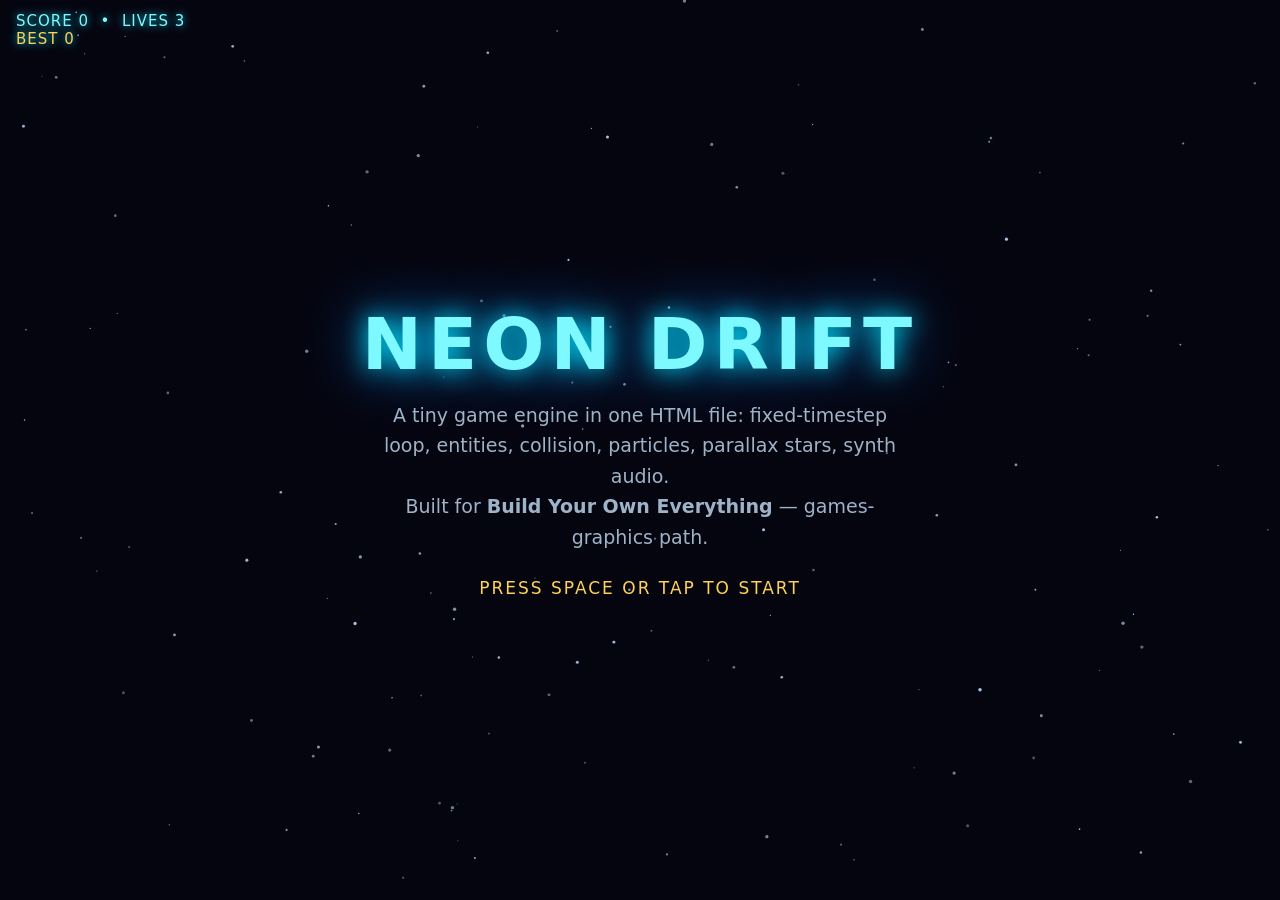
<file: examples/2d-game-engine/index.html>
<!DOCTYPE html>
<html lang="en">
<head>
<meta charset="UTF-8">
<meta name="viewport" content="width=device-width, initial-scale=1.0, maximum-scale=1.0, user-scalable=no">
<title>Neon Drift — Build Your Own 2D Game Engine</title>
<style>
  * { margin: 0; padding: 0; box-sizing: border-box; }
  html, body { width: 100%; height: 100%; overflow: hidden; background: #050510;
    font-family: 'Segoe UI', system-ui, sans-serif; touch-action: none;
    -webkit-user-select: none; user-select: none; }
  #game { display: block; width: 100vw; height: 100vh; }
  #hud { position: fixed; top: 12px; left: 16px; color: #7df9ff; font-size: 15px;
    letter-spacing: 1px; pointer-events: none; text-shadow: 0 0 8px #00e5ff; }
  #hud .hi { color: #ffd257; }
  #overlay { position: fixed; inset: 0; display: flex; flex-direction: column;
    align-items: center; justify-content: center; text-align: center;
    color: #eaf6ff; pointer-events: none; padding: 20px; }
  #overlay h1 { font-size: clamp(34px, 8vw, 72px); letter-spacing: 6px;
    color: #7df9ff; text-shadow: 0 0 24px #00e5ff, 0 0 60px #0088ff; }
  #overlay p { margin-top: 14px; font-size: clamp(14px, 3vw, 19px); color: #9fb3c8;
    max-width: 520px; line-height: 1.6; }
  #overlay .blink { margin-top: 26px; color: #ffd257; font-size: 17px;
    letter-spacing: 2px; animation: blink 1.1s steps(2) infinite; }
  @keyframes blink { 50% { opacity: 0.25; } }
  #overlay.hidden { display: none; }
  #fireBtn { position: fixed; right: 26px; bottom: 30px; width: 84px; height: 84px;
    border-radius: 50%; border: 2px solid #ff5d8f; color: #ff8fb0;
    background: rgba(255, 93, 143, 0.08); font-size: 14px; letter-spacing: 1px;
    display: none; align-items: center; justify-content: center; }
  body.touch #fireBtn.playing { display: flex; }
</style>
</head>
<body>
<canvas id="game"></canvas>
<div id="hud">SCORE <span id="score">0</span> &nbsp;•&nbsp; LIVES <span id="lives">3</span><br><span class="hi">BEST <span id="hi">0</span></span></div>
<div id="overlay">
  <h1>NEON DRIFT</h1>
  <p>A tiny game engine in one HTML file: fixed-timestep loop, entities,
     collision, particles, parallax stars, synth audio.<br>
     Built for <b>Build Your Own Everything</b> — games-graphics path.</p>
  <div class="blink" id="prompt">PRESS SPACE OR TAP TO START</div>
</div>
<div id="fireBtn">FIRE</div>

<script>
'use strict';
/* =====================================================================
   NEON DRIFT — a minimal 2D game engine in a single file.
   Engine systems (each maps to a concept in topics/2d-game-engine):
     1. Fixed-timestep game loop  -> update() runs at 120 Hz no matter
        the display refresh rate. Rendering is decoupled from simulation.
     2. Entity system              -> plain objects in arrays; each has
        pos/vel/radius/update/draw. No inheritance, just data + functions.
     3. Input                     -> keyboard state map + touch steering.
     4. Collision                  -> circle-vs-circle, O(n*m) broadphase
        is fine at this scale (spatial hashing is a stretch exercise).
     5. Particles                  -> pooled short-lived entities for
        explosions and thruster trails.
     6. Parallax starfield         -> 3 layers scrolling at different
        speeds = cheap depth.
     7. Synth audio                -> WebAudio oscillators, no assets.
     8. Game states                -> menu / playing / gameover machine.
   ===================================================================== */

const canvas = document.getElementById('game');
const ctx = canvas.getContext('2d');
const overlay = document.getElementById('overlay');
const promptEl = document.getElementById('prompt');
const fireBtn = document.getElementById('fireBtn');
const scoreEl = document.getElementById('score');
const livesEl = document.getElementById('lives');
const hiEl = document.getElementById('hi');

let W = 0, H = 0, DPR = 1;
function resize() {
  DPR = Math.min(window.devicePixelRatio || 1, 2);
  W = window.innerWidth; H = window.innerHeight;
  canvas.width = W * DPR; canvas.height = H * DPR;
  ctx.setTransform(DPR, 0, 0, DPR, 0, 0);
}
window.addEventListener('resize', resize);
resize();

const TAU = Math.PI * 2;
const rand = (a, b) => a + Math.random() * (b - a);
const dist2 = (a, b) => { const dx = a.x - b.x, dy = a.y - b.y; return dx * dx + dy * dy; };

/* ---------------- 7. Synth audio (WebAudio, zero assets) ---------------- */
let AC = null;
function audio() {
  if (!AC) { try { AC = new (window.AudioContext || window.webkitAudioContext)(); } catch (e) { } }
  if (AC && AC.state === 'suspended') AC.resume();
  return AC;
}
function beep(freq, dur, type, vol, slide) {
  const ac = audio(); if (!ac) return;
  const o = ac.createOscillator(), g = ac.createGain();
  o.type = type || 'square'; o.frequency.setValueAtTime(freq, ac.currentTime);
  if (slide) o.frequency.exponentialRampToValueAtTime(Math.max(30, slide), ac.currentTime + dur);
  g.gain.setValueAtTime(vol || 0.08, ac.currentTime);
  g.gain.exponentialRampToValueAtTime(0.0001, ac.currentTime + dur);
  o.connect(g); g.connect(ac.destination);
  o.start(); o.stop(ac.currentTime + dur);
}
const sfx = {
  shoot:    () => beep(880, 0.08, 'square', 0.05, 220),
  explode:  () => beep(160, 0.35, 'sawtooth', 0.10, 40),
  hit:      () => beep(110, 0.5, 'sawtooth', 0.12, 30),
  wave:     () => beep(520, 0.15, 'sine', 0.07, 780),
};

/* ---------------- 3. Input: keyboard + touch ---------------- */
const keys = {};
window.addEventListener('keydown', e => {
  keys[e.code] = true;
  if (['Space','ArrowUp','ArrowDown','ArrowLeft','ArrowRight'].includes(e.code)) e.preventDefault();
  if (e.code === 'Space' || e.code === 'Enter') primaryAction();
});
window.addEventListener('keyup', e => { keys[e.code] = false; });

let touchSteer = null; // {x} in CSS px, or null
if ('ontouchstart' in window) document.body.classList.add('touch');
canvas.addEventListener('pointerdown', e => {
  audio();
  if (e.pointerType === 'touch') touchSteer = { x: e.clientX };
  primaryAction();
});
canvas.addEventListener('pointermove', e => {
  if (touchSteer) touchSteer.x = e.clientX;
});
window.addEventListener('pointerup', () => { touchSteer = null; });
fireBtn.addEventListener('pointerdown', e => { e.stopPropagation(); audio(); shoot(); });

/* ---------------- 8. Game states ---------------- */
let state = 'menu'; // menu | playing | gameover
let score = 0, lives = 3, wave = 0;
let hi = parseInt(localStorage.getItem('neonDriftHi') || '0', 10) || 0;
hiEl.textContent = hi;

function primaryAction() {
  audio();
  if (state === 'menu') startGame();
  else if (state === 'gameover') startGame();
  else if (state === 'playing') shoot();
}

/* ---------------- 2. Entities ---------------- */
let ship, bullets, asteroids, particles, stars;
function newShip() {
  return { x: W / 2, y: H / 2, vx: 0, vy: 0, angle: -Math.PI / 2,
           radius: 12, invuln: 2.0, thrusting: false };
}
function startGame() {
  ship = newShip();
  bullets = []; asteroids = []; particles = [];
  score = 0; lives = 3; wave = 0;
  state = 'playing';
  overlay.classList.add('hidden');
  document.body.classList.add('playing');
  fireBtn.classList.add('playing');
  nextWave();
  updateHUD();
}
function updateHUD() {
  scoreEl.textContent = score; livesEl.textContent = lives;
  if (score > hi) { hi = score; localStorage.setItem('neonDriftHi', String(hi)); }
  hiEl.textContent = hi;
}

/* ---------------- 6. Parallax starfield ---------------- */
function initStars() {
  stars = [];
  for (let i = 0; i < 140; i++)
    stars.push({ x: Math.random() * W, y: Math.random() * H,
                 z: rand(0.15, 1), r: rand(0.5, 1.8) });
}
initStars();

function spawnAsteroid(size, x, y) {
  const speed = rand(30, 90) * (4 - size); // smaller = faster
  const a = rand(0, TAU);
  const radius = [0, 14, 24, 38][size];
  const verts = [];
  const n = 9 + (Math.random() * 4 | 0);
  for (let i = 0; i < n; i++) verts.push(rand(0.75, 1.15));
  asteroids.push({
    x: x !== undefined ? x : (Math.random() < 0.5 ? rand(0, W) : (Math.random() < 0.5 ? -40 : W + 40)),
    y: y !== undefined ? y : (x !== undefined ? y : (Math.random() < 0.5 ? rand(0, H) : (Math.random() < 0.5 ? -40 : H + 40))),
    vx: Math.cos(a) * speed, vy: Math.sin(a) * speed,
    radius, size, verts, rot: rand(0, TAU), vr: rand(-1.5, 1.5),
  });
}
function nextWave() {
  wave++;
  const n = 3 + wave;
  for (let i = 0; i < n; i++) spawnAsteroid(3);
  sfx.wave();
}

/* ---------------- 5. Particles (pooled, short-lived) ---------------- */
function burst(x, y, color, n, speed) {
  for (let i = 0; i < n; i++) {
    const a = rand(0, TAU), s = rand(speed * 0.3, speed);
    particles.push({ x, y, vx: Math.cos(a) * s, vy: Math.sin(a) * s,
                     life: rand(0.3, 0.9), maxLife: 0.9, color, r: rand(1, 3) });
  }
  if (particles.length > 400) particles.splice(0, particles.length - 400);
}

function shoot() {
  if (state !== 'playing' || !ship) return;
  if (bullets.length > 12) return;
  const s = 420;
  bullets.push({ x: ship.x + Math.cos(ship.angle) * 16,
                 y: ship.y + Math.sin(ship.angle) * 16,
                 vx: Math.cos(ship.angle) * s + ship.vx,
                 vy: Math.sin(ship.angle) * s + ship.vy,
                 radius: 3, life: 1.1 });
  sfx.shoot();
}

/* ---------------- Update (fixed timestep) ---------------- */
function wrap(e) {
  const m = 50;
  if (e.x < -m) e.x = W + m; if (e.x > W + m) e.x = -m;
  if (e.y < -m) e.y = H + m; if (e.y > H + m) e.y = -m;
}

function update(dt) {
  // stars drift slowly downward for parallax life
  for (const st of stars) { st.y += 6 * st.z * dt; if (st.y > H) { st.y = 0; st.x = Math.random() * W; } }
  if (state !== 'playing') return;

  // --- ship ---
  const s = ship;
  s.invuln = Math.max(0, s.invuln - dt);
  let thrust = false;
  if (keys.ArrowLeft || keys.KeyA) s.angle -= 4.4 * dt;
  if (keys.ArrowRight || keys.KeyD) s.angle += 4.4 * dt;
  if (keys.ArrowUp || keys.KeyW) thrust = true;
  if (touchSteer) {
    // steer toward finger, always thrusting on touch
    const want = Math.atan2(H * 0.75 - s.y, touchSteer.x - s.x);
    let d = want - s.angle;
    while (d > Math.PI) d -= TAU; while (d < -Math.PI) d += TAU;
    s.angle += Math.max(-4.4 * dt, Math.min(4.4 * dt, d));
    thrust = true;
  }
  s.thrusting = thrust;
  if (thrust) {
    s.vx += Math.cos(s.angle) * 320 * dt;
    s.vy += Math.sin(s.angle) * 320 * dt;
    burst(s.x - Math.cos(s.angle) * 14, s.y - Math.sin(s.angle) * 14, '#ff9f43', 1, 60);
  }
  s.vx *= (1 - 0.35 * dt); s.vy *= (1 - 0.35 * dt); // drag
  s.x += s.vx * dt; s.y += s.vy * dt;
  wrap(s);

  // --- bullets ---
  for (let i = bullets.length - 1; i >= 0; i--) {
    const b = bullets[i];
    b.x += b.vx * dt; b.y += b.vy * dt; b.life -= dt;
    if (b.life <= 0 || b.x < -20 || b.x > W + 20 || b.y < -20 || b.y > H + 20)
      bullets.splice(i, 1);
  }

  // --- asteroids ---
  for (const a of asteroids) {
    a.x += a.vx * dt; a.y += a.vy * dt; a.rot += a.vr * dt;
    wrap(a);
  }

  // --- particles ---
  for (let i = particles.length - 1; i >= 0; i--) {
    const p = particles[i];
    p.x += p.vx * dt; p.y += p.vy * dt; p.life -= dt;
    if (p.life <= 0) particles.splice(i, 1);
  }

  // --- 4. collision: bullets vs asteroids ---
  for (let i = bullets.length - 1; i >= 0; i--) {
    const b = bullets[i];
    for (let j = asteroids.length - 1; j >= 0; j--) {
      const a = asteroids[j];
      const rr = b.radius + a.radius;
      if (dist2(b, a) < rr * rr) {
        bullets.splice(i, 1);
        asteroids.splice(j, 1);
        burst(a.x, a.y, '#7df9ff', 14, 160);
        sfx.explode();
        score += (4 - a.size) * 100;
        if (a.size > 1) { // split into two smaller
          spawnAsteroid(a.size - 1, a.x, a.y);
          spawnAsteroid(a.size - 1, a.x, a.y);
        }
        updateHUD();
        break;
      }
    }
  }

  // --- collision: ship vs asteroids ---
  if (s.invuln <= 0) {
    for (let j = asteroids.length - 1; j >= 0; j--) {
      const a = asteroids[j];
      const rr = s.radius + a.radius * 0.85;
      if (dist2(s, a) < rr * rr) {
        burst(s.x, s.y, '#ff5d8f', 30, 220);
        sfx.hit();
        shake = 14;
        lives--;
        updateHUD();
        if (lives <= 0) { gameOver(); }
        else { const ns = newShip(); ns.invuln = 2.5; ship = ns; }
        break;
      }
    }
  }

  if (asteroids.length === 0) nextWave();
}

function gameOver() {
  state = 'gameover';
  document.body.classList.remove('playing');
  fireBtn.classList.remove('playing');
  overlay.classList.remove('hidden');
  overlay.querySelector('h1').textContent = 'GAME OVER';
  overlay.querySelector('p').innerHTML =
    'Score <b style="color:#7df9ff">' + score + '</b> — wave ' + wave +
    '.<br>Best ' + hi + '.';
  promptEl.textContent = 'PRESS SPACE OR TAP TO RETRY';
}

/* ---------------- Render ---------------- */
let shake = 0;
function draw() {
  ctx.fillStyle = '#050510';
  ctx.fillRect(0, 0, W, H);

  ctx.save();
  if (shake > 0.3) { ctx.translate(rand(-shake, shake), rand(-shake, shake)); shake *= 0.88; }
  else shake = 0;

  // stars
  for (const st of stars) {
    ctx.globalAlpha = 0.25 + st.z * 0.65;
    ctx.fillStyle = '#bfd9ff';
    ctx.beginPath(); ctx.arc(st.x, st.y, st.r, 0, TAU); ctx.fill();
  }
  ctx.globalAlpha = 1;

  if (state === 'playing' || state === 'gameover') {
    // asteroids: jagged neon polygons
    for (const a of asteroids) {
      ctx.save(); ctx.translate(a.x, a.y); ctx.rotate(a.rot);
      ctx.strokeStyle = '#b18cff'; ctx.lineWidth = 2;
      ctx.shadowColor = '#8a5cff'; ctx.shadowBlur = 10;
      ctx.beginPath();
      const n = a.verts.length;
      for (let i = 0; i <= n; i++) {
        const ang = (i / n) * TAU, r = a.radius * a.verts[i % n];
        const px = Math.cos(ang) * r, py = Math.sin(ang) * r;
        i ? ctx.lineTo(px, py) : ctx.moveTo(px, py);
      }
      ctx.closePath(); ctx.stroke(); ctx.restore();
    }
    // bullets
    ctx.fillStyle = '#ffd257'; ctx.shadowColor = '#ffd257'; ctx.shadowBlur = 12;
    for (const b of bullets) { ctx.beginPath(); ctx.arc(b.x, b.y, b.radius, 0, TAU); ctx.fill(); }
    ctx.shadowBlur = 0;
    // particles
    for (const p of particles) {
      ctx.globalAlpha = Math.max(0, p.life / p.maxLife);
      ctx.fillStyle = p.color;
      ctx.beginPath(); ctx.arc(p.x, p.y, p.r, 0, TAU); ctx.fill();
    }
    ctx.globalAlpha = 1;
    // ship (blink while invulnerable)
    if (state === 'playing' && (ship.invuln <= 0 || (performance.now() / 120 | 0) % 2 === 0)) {
      const s = ship;
      ctx.save(); ctx.translate(s.x, s.y); ctx.rotate(s.angle);
      ctx.strokeStyle = '#7df9ff'; ctx.lineWidth = 2.5;
      ctx.shadowColor = '#00e5ff'; ctx.shadowBlur = 14;
      ctx.beginPath();
      ctx.moveTo(16, 0); ctx.lineTo(-11, 10); ctx.lineTo(-6, 0); ctx.lineTo(-11, -10);
      ctx.closePath(); ctx.stroke();
      if (s.thrusting) { // flame
        ctx.strokeStyle = '#ff9f43'; ctx.shadowColor = '#ff9f43';
        ctx.beginPath(); ctx.moveTo(-11, 5); ctx.lineTo(-11 - rand(8, 18), 0); ctx.lineTo(-11, -5);
        ctx.stroke();
      }
      ctx.restore();
    }
  }
  ctx.restore();
}

/* ---------------- 1. Fixed-timestep game loop ---------------- */
const STEP = 1 / 120;
let last = performance.now(), acc = 0;
function frame(now) {
  let dt = (now - last) / 1000;
  last = now;
  if (dt > 0.25) dt = 0.25; // no spiral of death on tab-switch
  acc += dt;
  while (acc >= STEP) { update(STEP); acc -= STEP; }
  draw();
  requestAnimationFrame(frame);
}
overlay.querySelector('h1').textContent = 'NEON DRIFT';
requestAnimationFrame(frame);
</script>
</body>
</html>
</file>
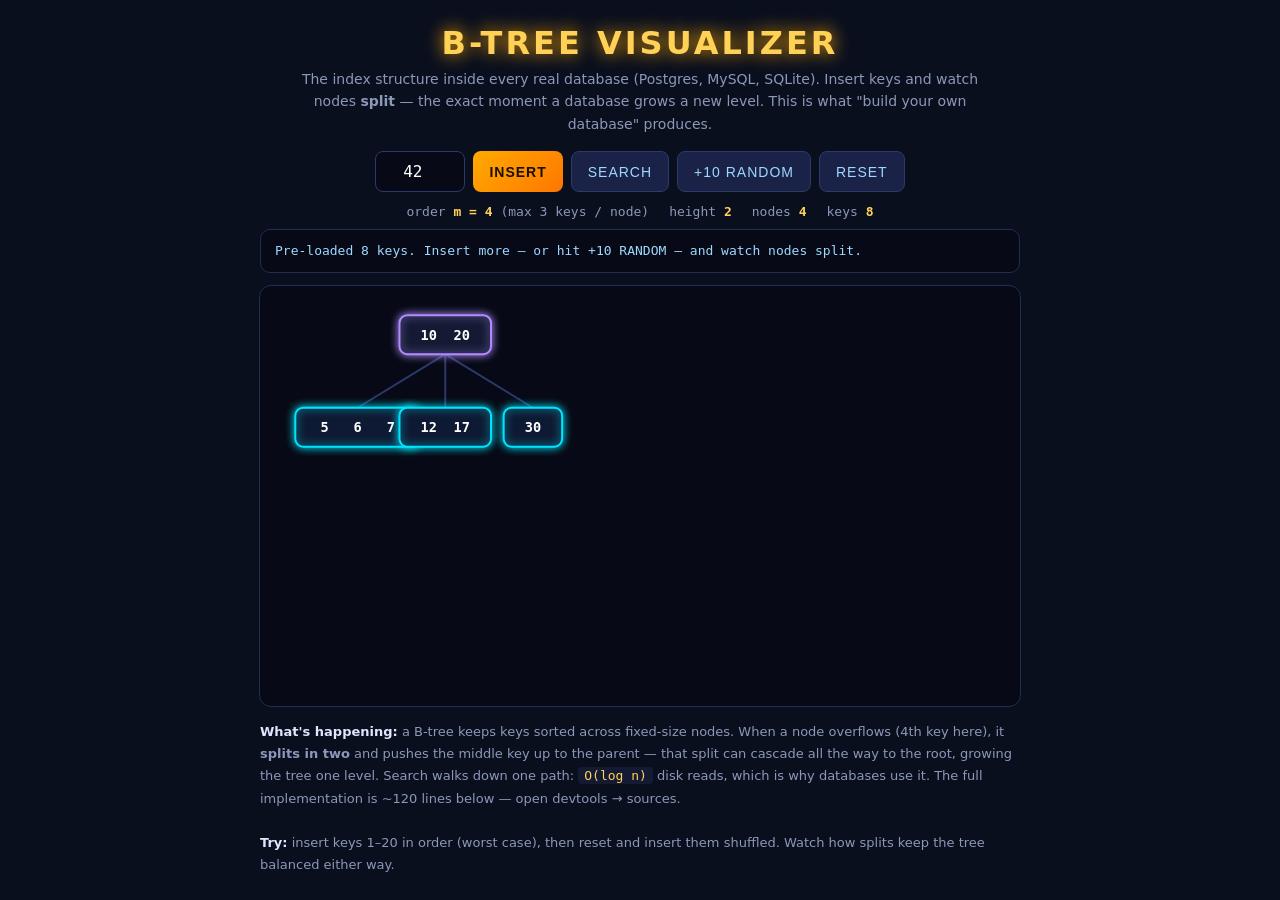
<file: examples/b-tree-visualizer/index.html>
<!DOCTYPE html>
<html lang="en">
<head>
<meta charset="UTF-8">
<meta name="viewport" content="width=device-width, initial-scale=1.0">
<title>B-Tree Visualizer — Build Your Own Database Index</title>
<style>
  * { margin:0; padding:0; box-sizing:border-box; }
  body { background:#0a0f1e; color:#dfe6ff; font-family:'Segoe UI',system-ui,sans-serif;
    min-height:100vh; display:flex; flex-direction:column; align-items:center; padding:24px 16px; }
  h1 { color:#ffd257; letter-spacing:3px; font-size:clamp(20px,5vw,32px); text-shadow:0 0 18px #ffaa00; }
  .sub { color:#8b98b8; margin:6px 0 16px; font-size:14px; text-align:center; max-width:680px; line-height:1.6; }
  .controls { display:flex; gap:8px; flex-wrap:wrap; justify-content:center; margin-bottom:12px; }
  input#key { width:90px; background:#070a16; border:1px solid #2b3a6b; color:#fff; border-radius:8px;
    padding:10px; font-size:16px; text-align:center; font-family:monospace; }
  button { background:#1a2347; border:1px solid #2b3a6b; color:#9fd8ff; border-radius:8px;
    padding:10px 16px; font-size:14px; cursor:pointer; letter-spacing:1px; }
  button:hover { border-color:#ffd257; color:#ffd257; }
  button.primary { background:linear-gradient(135deg,#ffaa00,#ff7700); color:#1a1000; font-weight:700; border:none; }
  #log { width:100%; max-width:760px; background:#070a16; border:1px solid #232c55; border-radius:10px;
    padding:10px 14px; font-family:Consolas,monospace; font-size:13px; min-height:44px; color:#9fd8ff;
    margin-bottom:12px; line-height:1.7; }
  #log .split { color:#ff8fb0; } #log .hit { color:#7dff9e; }
  canvas { background:#070a16; border:1px solid #232c55; border-radius:12px; max-width:100%; }
  .doc { max-width:760px; margin-top:14px; color:#8b98b8; font-size:13px; line-height:1.7; }
  .doc code { color:#ffd257; background:#141a33; padding:1px 6px; border-radius:4px; font-family:monospace; }
  .stats { display:flex; gap:20px; margin-bottom:10px; color:#8b98b8; font-size:13px; font-family:monospace; }
  .stats b { color:#ffd257; }
</style>
</head>
<body>
<h1>B-TREE VISUALIZER</h1>
<p class="sub">The index structure inside every real database (Postgres, MySQL, SQLite).
Insert keys and watch nodes <b>split</b> — the exact moment a database grows a new level.
This is what "build your own database" produces.</p>
<div class="controls">
  <input id="key" type="number" placeholder="key" value="42">
  <button class="primary" id="insertBtn">INSERT</button>
  <button id="searchBtn">SEARCH</button>
  <button id="randomBtn">+10 RANDOM</button>
  <button id="resetBtn">RESET</button>
</div>
<div class="stats"><span>order <b>m = 4</b> (max 3 keys / node)</span><span>height <b id="height">1</b></span><span>nodes <b id="nodes">1</b></span><span>keys <b id="nkeys">0</b></span></div>
<div id="log">Ready. Insert some keys — try 10, 20, 5, 6, 12, 30, 7, 17.</div>
<canvas id="c" width="760" height="420"></canvas>
<div class="doc">
  <b style="color:#dfe6ff">What's happening:</b> a B-tree keeps keys sorted across fixed-size
  nodes. When a node overflows (4th key here), it <b>splits in two</b> and pushes the middle
  key up to the parent — that split can cascade all the way to the root, growing the tree
  one level. Search walks down one path: <code>O(log n)</code> disk reads, which is why
  databases use it. The full implementation is ~120 lines below — open devtools → sources.
  <br><br><b style="color:#dfe6ff">Try:</b> insert keys 1–20 in order (worst case), then reset and
  insert them shuffled. Watch how splits keep the tree balanced either way.
</div>

<script>
'use strict';
/* ================= A real B-tree (order m=4), visualised ================= */
const M = 4;                 // max children per node
const MAXK = M - 1;          // max keys per node
let root, highlight = null, flashT = 0;

function Node(leaf) { return { keys: [], kids: [], leaf }; }

function splitChild(parent, i) {
  const full = parent.kids[i];
  const right = Node(full.leaf);
  const mid = full.keys.splice(1, 1)[0];          // middle key moves up
  right.keys = full.keys.splice(1, MAXK);         // right half
  if (!full.leaf) right.kids = full.kids.splice(2, M - 1);
  parent.keys.splice(i, 0, mid);
  parent.kids.splice(i + 1, 0, right);
  return mid;
}

function insertNonFull(n, k, path) {
  let i = n.keys.length - 1;
  if (n.leaf) {
    while (i >= 0 && k < n.keys[i]) i--;
    n.keys.splice(i + 1, 0, k);
    path.push({ node: n, key: k });
  } else {
    while (i >= 0 && k < n.keys[i]) i--;
    i++;
    if (n.kids[i].keys.length === MAXK) {
      const mid = splitChild(n, i);
      log(`<span class="split">✂ SPLIT:</span> node full → middle key <b>${mid}</b> pushed up`);
      highlight = n.kids[i + 1]; flashT = 1;
      if (k > mid) i++;
    }
    insertNonFull(n.kids[i], k, path);
  }
}

function insert(k) {
  const path = [];
  if (root.keys.length === MAXK) {
    const nr = Node(false); nr.kids = [root]; root = nr;
    const mid = splitChild(nr, 0);
    log(`<span class="split">✂ ROOT SPLIT:</span> tree grew a level — <b>${mid}</b> is the new root key`);
    highlight = nr; flashT = 1;
  }
  insertNonFull(root, k, path);
  return path;
}

function search(n, k, path) {
  path.push(n);
  let i = 0;
  while (i < n.keys.length && k > n.keys[i]) i++;
  if (i < n.keys.length && k === n.keys[i]) return { node: n, idx: i };
  if (n.leaf) return null;
  return search(n.kids[i], k, path);
}

/* ================= Rendering ================= */
const cv = document.getElementById('c'), ctx = cv.getContext('2d');
function layout() {
  // assign x positions by inorder leaf order
  let x = 0; const pos = new Map();
  (function walk(n, d) {
    n._d = d;
    if (n.leaf) { pos.set(n, x += 90); }
    else { n.kids.forEach(k => walk(k, d + 1)); pos.set(n, (pos.get(n.kids[0]) + pos.get(n.kids[n.kids.length - 1])) / 2); }
  })(root, 0);
  return pos;
}
function stats() {
  let nn = 0, nk = 0, h = 0;
  (function w(n, d) { nn++; nk += n.keys.length; h = Math.max(h, d); n.kids.forEach(k => w(k, d + 1)); })(root, 1);
  document.getElementById('height').textContent = h;
  document.getElementById('nodes').textContent = nn;
  document.getElementById('nkeys').textContent = nk;
}
function draw() {
  ctx.clearRect(0, 0, cv.width, cv.height);
  const pos = layout(), yOf = d => 50 + d * 95;
  let maxX = 760;
  pos.forEach(x => { if (x > maxX) maxX = x; });
  const sc = Math.min(1, 740 / maxX);
  ctx.save();
  ctx.translate((cv.width - cv.width * sc) / 2, 0);
  ctx.scale(sc, sc);
  // edges
  (function edges(n) {
    const x1 = pos.get(n), y1 = yOf(n._d);
    n.kids.forEach(k => {
      const x2 = pos.get(k), y2 = yOf(k._d);
      ctx.strokeStyle = '#2b3a6b'; ctx.lineWidth = 2;
      ctx.beginPath(); ctx.moveTo(x1, y1 + 20); ctx.lineTo(x2, y2 - 20); ctx.stroke();
      edges(k);
    });
  })(root);
  // nodes
  (function nodes(n) {
    const x = pos.get(n), y = yOf(n._d), w = 26 + n.keys.length * 34, h = 40;
    const isHl = highlight === n && flashT > 0;
    ctx.fillStyle = isHl ? '#3a2b1a' : (n.leaf ? '#0e1a33' : '#141a33');
    ctx.strokeStyle = isHl ? '#ff8fb0' : (n.leaf ? '#00e5ff' : '#b18cff');
    ctx.lineWidth = isHl ? 3 : 2;
    ctx.shadowColor = ctx.strokeStyle; ctx.shadowBlur = isHl ? 18 : 8;
    roundRect(x - w / 2, y - 20, w, h, 8); ctx.fill(); ctx.stroke();
    ctx.shadowBlur = 0;
    ctx.fillStyle = '#fff'; ctx.font = 'bold 14px Consolas,monospace'; ctx.textAlign = 'center';
    n.keys.forEach((k, i) => ctx.fillText(k, x - (n.keys.length - 1) * 17 + i * 34, y + 5));
    n.kids.forEach(nodes);
  })(root);
  ctx.restore();
  if (flashT > 0) flashT -= 0.03;
  requestAnimationFrame(draw);
}
function roundRect(x, y, w, h, r) {
  ctx.beginPath();
  ctx.moveTo(x + r, y); ctx.arcTo(x + w, y, x + w, y + h, r); ctx.arcTo(x + w, y + h, x, y + h, r);
  ctx.arcTo(x, y + h, x, y, r); ctx.arcTo(x, y, x + w, y, r); ctx.closePath();
}

/* ================= UI ================= */
const logEl = document.getElementById('log');
function log(html) { logEl.innerHTML = html; }
function reset() { root = Node(true); highlight = null; log('Ready. Insert some keys.'); stats(); }

document.getElementById('insertBtn').onclick = () => {
  const v = parseInt(document.getElementById('key').value, 10);
  if (isNaN(v)) return;
  const before = logEl.innerHTML;
  insert(v);
  if (!/SPLIT/.test(logEl.innerHTML)) log(`Inserted <b>${v}</b> — fit in existing node, no split.`);
  document.getElementById('key').value = '';
  document.getElementById('key').focus();
  stats();
};
document.getElementById('key').addEventListener('keydown', e => {
  if (e.key === 'Enter') document.getElementById('insertBtn').click();
});
document.getElementById('searchBtn').onclick = () => {
  const v = parseInt(document.getElementById('key').value, 10);
  if (isNaN(v)) return;
  const path = [];
  const r = search(root, v, path);
  if (r) { highlight = r.node; flashT = 1; log(`<span class="hit">✓ FOUND ${v}</span> — walked ${path.length} level(s) down. That's O(log n).`); }
  else log(`<span style="color:#ff6b8a">✗ ${v} not present</span> — walked ${path.length} level(s) to a dead end.`);
};
document.getElementById('randomBtn').onclick = () => {
  for (let i = 0; i < 10; i++) insert(Math.floor(Math.random() * 100));
  log('Inserted 10 random keys — watch the splits cascade.');
  stats();
};
document.getElementById('resetBtn').onclick = reset;
reset(); draw();
[10, 20, 5, 6, 12, 30, 7, 17].forEach(insert); stats();
log('Pre-loaded 8 keys. Insert more — or hit +10 RANDOM — and watch nodes split.');
</script>
</body>
</html>
</file>
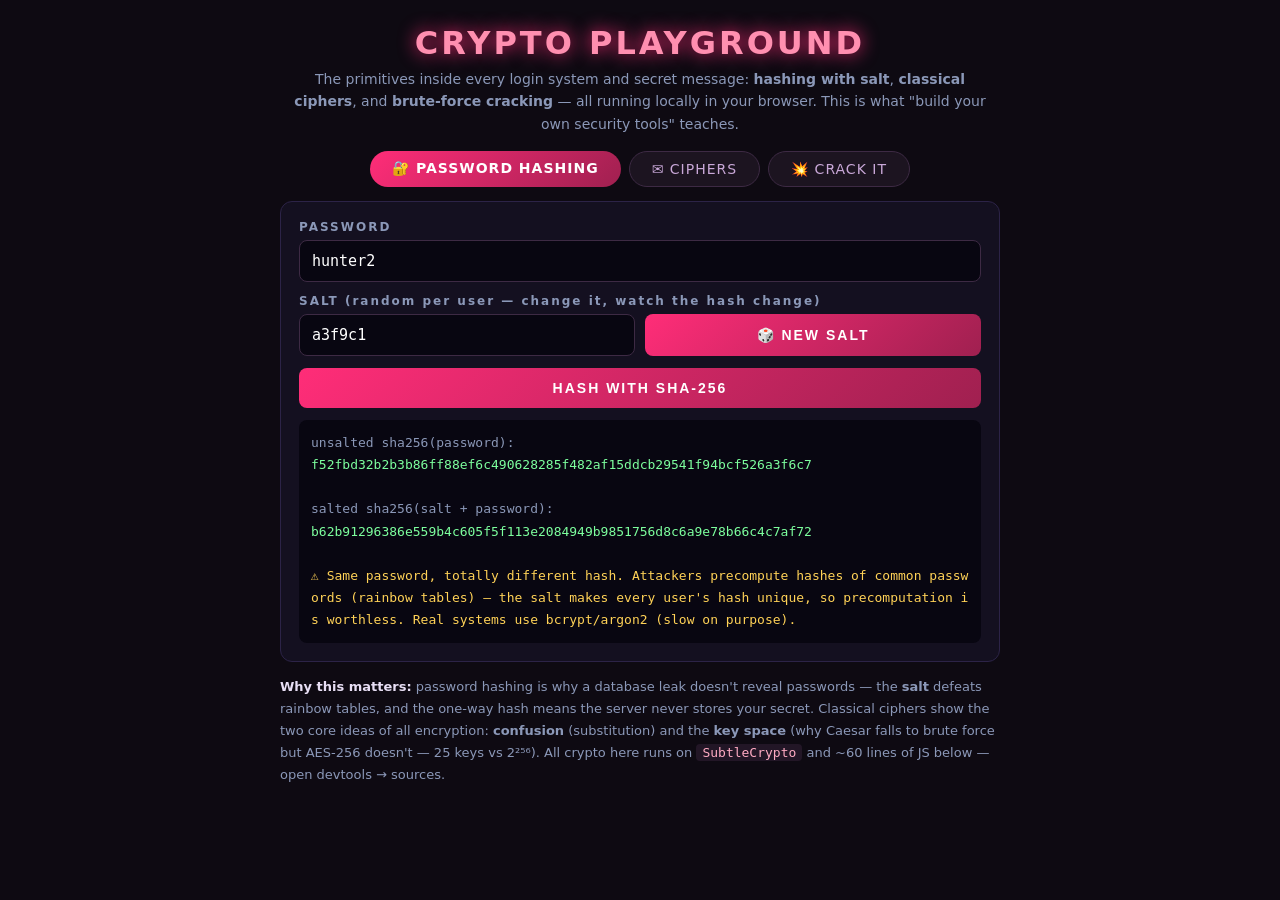
<file: examples/crypto-playground/index.html>
<!DOCTYPE html>
<html lang="en">
<head>
<meta charset="UTF-8">
<meta name="viewport" content="width=device-width, initial-scale=1.0">
<title>Crypto Playground — Build Your Own Security Tools</title>
<style>
  * { margin:0; padding:0; box-sizing:border-box; }
  body { background:#0e0a12; color:#e8dff5; font-family:'Segoe UI',system-ui,sans-serif;
    min-height:100vh; display:flex; flex-direction:column; align-items:center; padding:24px 16px; }
  h1 { color:#ff8fb0; letter-spacing:3px; font-size:clamp(20px,5vw,32px); text-shadow:0 0 18px #ff2d78; }
  .sub { color:#8b98b8; margin:6px 0 16px; font-size:14px; text-align:center; max-width:700px; line-height:1.6; }
  .tabs { display:flex; gap:8px; margin-bottom:14px; flex-wrap:wrap; justify-content:center; }
  .tab { background:#1c1420; border:1px solid #3d2a44; color:#c9a8d8; border-radius:20px;
    padding:9px 22px; font-size:14px; cursor:pointer; letter-spacing:1px; }
  .tab.active { background:linear-gradient(135deg,#ff2d78,#a02050); color:#fff; border:none; font-weight:700; }
  .panel { display:none; width:100%; max-width:720px; background:#141020; border:1px solid #2c2347;
    border-radius:12px; padding:18px; }
  .panel.active { display:block; }
  .panel h3 { font-size:12px; letter-spacing:2px; color:#8b98b8; margin:12px 0 6px; }
  .panel h3:first-child { margin-top:0; }
  input, textarea { width:100%; background:#080611; border:1px solid #3d2a44; color:#fff; border-radius:8px;
    padding:11px 12px; font-size:15px; font-family:Consolas,monospace; }
  input:focus, textarea:focus { outline:none; border-color:#ff8fb0; }
  textarea { min-height:90px; resize:vertical; }
  .row { display:grid; grid-template-columns:1fr 1fr; gap:10px; }
  @media (max-width:560px){ .row{ grid-template-columns:1fr; } }
  button.go { margin-top:12px; width:100%; background:linear-gradient(135deg,#ff2d78,#a02050); border:none;
    color:#fff; font-weight:700; border-radius:8px; padding:12px; font-size:14px; letter-spacing:2px; cursor:pointer; }
  button.go:hover { filter:brightness(1.15); }
  .out { margin-top:12px; background:#080611; border-radius:8px; padding:12px; font-family:Consolas,monospace;
    font-size:13px; line-height:1.7; word-break:break-all; min-height:50px; }
  .out .k { color:#8b98b8; } .out .v { color:#7dff9e; } .out .warn { color:#ffd257; }
  .doc { max-width:720px; margin-top:14px; color:#8b98b8; font-size:13px; line-height:1.7; }
  .doc code { color:#ffabC3; background:#221626; padding:1px 6px; border-radius:4px; font-family:monospace; }
  #crackbar { height:8px; background:#080611; border-radius:4px; margin-top:8px; overflow:hidden; }
  #crackfill { height:100%; width:0; background:linear-gradient(90deg,#ff2d78,#ffd257); transition:width .1s; }
</style>
</head>
<body>
<h1>CRYPTO PLAYGROUND</h1>
<p class="sub">The primitives inside every login system and secret message:
<b>hashing with salt</b>, <b>classical ciphers</b>, and <b>brute-force cracking</b> —
all running locally in your browser. This is what "build your own security tools" teaches.</p>
<div class="tabs">
  <div class="tab active" data-p="p-hash">🔐 PASSWORD HASHING</div>
  <div class="tab" data-p="p-cipher">✉️ CIPHERS</div>
  <div class="tab" data-p="p-crack">💥 CRACK IT</div>
</div>

<div class="panel active" id="p-hash">
  <h3>PASSWORD</h3>
  <input id="pw" value="hunter2" autocomplete="off">
  <h3>SALT (random per user — change it, watch the hash change)</h3>
  <div class="row">
    <input id="salt" value="a3f9c1">
    <button class="go" id="newSalt" style="margin-top:0">🎲 NEW SALT</button>
  </div>
  <button class="go" id="hashBtn">HASH WITH SHA-256</button>
  <div class="out" id="hashOut">Press the button.</div>
</div>

<div class="panel" id="p-cipher">
  <h3>MESSAGE</h3>
  <textarea id="plain">meet me at midnight</textarea>
  <div class="row">
    <div><h3>CIPHER</h3>
      <input id="ckind" list="ckinds" value="caesar">
      <datalist id="ckinds"><option value="caesar"><option value="vigenere"></datalist>
    </div>
    <div><h3>KEY (shift number / keyword)</h3><input id="ckey" value="3"></div>
  </div>
  <div class="row" style="margin-top:12px">
    <button class="go" id="encBtn">ENCRYPT →</button>
    <button class="go" id="decBtn" style="background:linear-gradient(135deg,#7d5cff,#3d2a99)">← DECRYPT</button>
  </div>
  <div class="out" id="cipherOut">…</div>
</div>

<div class="panel" id="p-crack">
  <h3>CAESAR-CRACK CHALLENGE</h3>
  <p style="color:#8b98b8;font-size:13px;line-height:1.6;margin-bottom:8px">
    A secret message was encrypted with an unknown Caesar shift (1–25).
    Brute-force all 25 shifts and spot the English one — exactly how real
    cryptanalysis starts (just with much bigger key spaces).</p>
  <div class="out" id="secretOut" style="color:#ffd257"></div>
  <button class="go" id="crackBtn">💥 BRUTE-FORCE ALL 25 SHIFTS</button>
  <div id="crackbar"><div id="crackfill"></div></div>
  <div class="out" id="crackOut" style="max-height:220px;overflow-y:auto"></div>
</div>

<div class="doc">
  <b style="color:#e8dff5">Why this matters:</b> password hashing is why a database leak
  doesn't reveal passwords — the <b>salt</b> defeats rainbow tables, and the one-way hash
  means the server never stores your secret. Classical ciphers show the two core ideas of all
  encryption: <b>confusion</b> (substitution) and the <b>key space</b> (why Caesar falls to
  brute force but AES-256 doesn't — 25 keys vs 2²⁵⁶). All crypto here runs on
  <code>SubtleCrypto</code> and ~60 lines of JS below — open devtools → sources.
</div>

<script>
'use strict';
/* ============ Hashing (SHA-256 via SubtleCrypto) ============ */
const $ = id => document.getElementById(id);
const enc = new TextEncoder();
async function sha256hex(s) {
  const buf = await crypto.subtle.digest('SHA-256', enc.encode(s));
  return [...new Uint8Array(buf)].map(b => b.toString(16).padStart(2, '0')).join('');
}
$('newSalt').onclick = () => {
  $('salt').value = [...crypto.getRandomValues(new Uint8Array(3))]
    .map(b => b.toString(16).padStart(2, '0')).join('');
  $('hashBtn').click();
};
$('hashBtn').onclick = async () => {
  const pw = $('pw').value, salt = $('salt').value;
  const h1 = await sha256hex(pw);            // unsalted — rainbow-table bait
  const h2 = await sha256hex(salt + pw);     // salted — what servers store
  $('hashOut').innerHTML =
    '<span class="k">unsalted sha256(password):</span><br><span class="v">' + h1 + '</span><br><br>' +
    '<span class="k">salted sha256(salt + password):</span><br><span class="v">' + h2 + '</span><br><br>' +
    '<span class="warn">⚠ Same password, totally different hash. Attackers precompute hashes ' +
    'of common passwords (rainbow tables) — the salt makes every user\'s hash unique, ' +
    'so precomputation is worthless. Real systems use bcrypt/argon2 (slow on purpose).</span>';
};

/* ============ Classical ciphers ============ */
function caesar(text, shift, decrypt) {
  const s = ((shift % 26) + 26) % 26 * (decrypt ? -1 : 1);
  return text.replace(/[a-z]/gi, c => {
    const base = c <= 'Z' ? 65 : 97;
    return String.fromCharCode((c.charCodeAt(0) - base + s + 26) % 26 + base);
  });
}
function vigenere(text, key, decrypt) {
  const k = key.toLowerCase().replace(/[^a-z]/g, '');
  if (!k) return text;
  let i = 0;
  return text.replace(/[a-z]/gi, c => {
    const base = c <= 'Z' ? 65 : 97;
    const shift = (k.charCodeAt(i++ % k.length) - 97) * (decrypt ? -1 : 1);
    return String.fromCharCode((c.charCodeAt(0) - base + shift + 260) % 26 + base);
  });
}
function doCipher(decrypt) {
  const kind = $('ckind').value.trim().toLowerCase();
  const key = $('ckey').value, text = $('plain').value;
  let out;
  if (kind === 'vigenere') out = vigenere(text, key || 'key', decrypt);
  else out = caesar(text, parseInt(key, 10) || 0, decrypt);
  $('cipherOut').innerHTML = '<span class="k">' + (decrypt ? 'decrypted' : 'encrypted') +
    ' (' + kind + '):</span><br><span class="v">' + esc(out) + '</span>';
}
const esc = s => s.replace(/&/g, '&amp;').replace(/</g, '&lt;');
$('encBtn').onclick = () => doCipher(false);
$('decBtn').onclick = () => doCipher(true);

/* ============ Brute-force cracker ============ */
const secrets = [
  { plain: 'the eagle has landed', hint: 'a famous phrase' },
  { plain: 'attack at dawn', hint: 'a classic' },
  { plain: 'never gonna give you up', hint: 'you know this one' },
];
let secretShift = 0;
function newSecret() {
  const s = secrets[Math.floor(Math.random() * secrets.length)];
  secretShift = 1 + Math.floor(Math.random() * 25);
  const cipher = caesar(s.plain, secretShift, false);
  $('secretOut').innerHTML = '<span class="k">intercepted ciphertext (' + s.hint + '):</span><br>' + esc(cipher);
  $('crackOut').innerHTML = '';
  $('crackfill').style.width = '0';
}
$('crackBtn').onclick = async () => {
  const cipher = $('secretOut').textContent.split('\n').pop() || '';
  $('crackBtn').disabled = true;
  $('crackOut').innerHTML = '';
  for (let shift = 1; shift <= 25; shift++) {
    await new Promise(r => setTimeout(r, 90));
    const guess = caesar(cipher, shift, true);
    const isHit = shift === ((26 - secretShift) % 26);
    const div = document.createElement('div');
    div.innerHTML = '<span class="k">shift ' + String(shift).padStart(2, '0') + ':</span> ' +
      (isHit ? '<span class="v"><b>' + esc(guess) + ' ← ENGLISH! ✓</b></span>' : esc(guess));
    $('crackOut').appendChild(div);
    $('crackfill').style.width = (shift / 25 * 100) + '%';
    $('crackOut').scrollTop = 1e6;
  }
  const again = document.createElement('div');
  again.innerHTML = '<br><span class="warn">Cracked with 25 tries. AES-256 would need 2²⁵⁶ — ' +
    'more than atoms in the universe. Key space is everything.</span> ' +
    '<a href="#" id="newS" style="color:#ff8fb0">↻ new secret</a>';
  $('crackOut').appendChild(again);
  $('newS').onclick = e => { e.preventDefault(); newSecret(); };
  $('crackBtn').disabled = false;
};

/* tabs */
document.querySelectorAll('.tab').forEach(t => {
  t.onclick = () => {
    document.querySelectorAll('.tab').forEach(x => x.classList.remove('active'));
    document.querySelectorAll('.panel').forEach(x => x.classList.remove('active'));
    t.classList.add('active');
    $(t.dataset.p).classList.add('active');
  };
});
newSecret();
$('hashBtn').click();
doCipher(false);
</script>
</body>
</html>
</file>
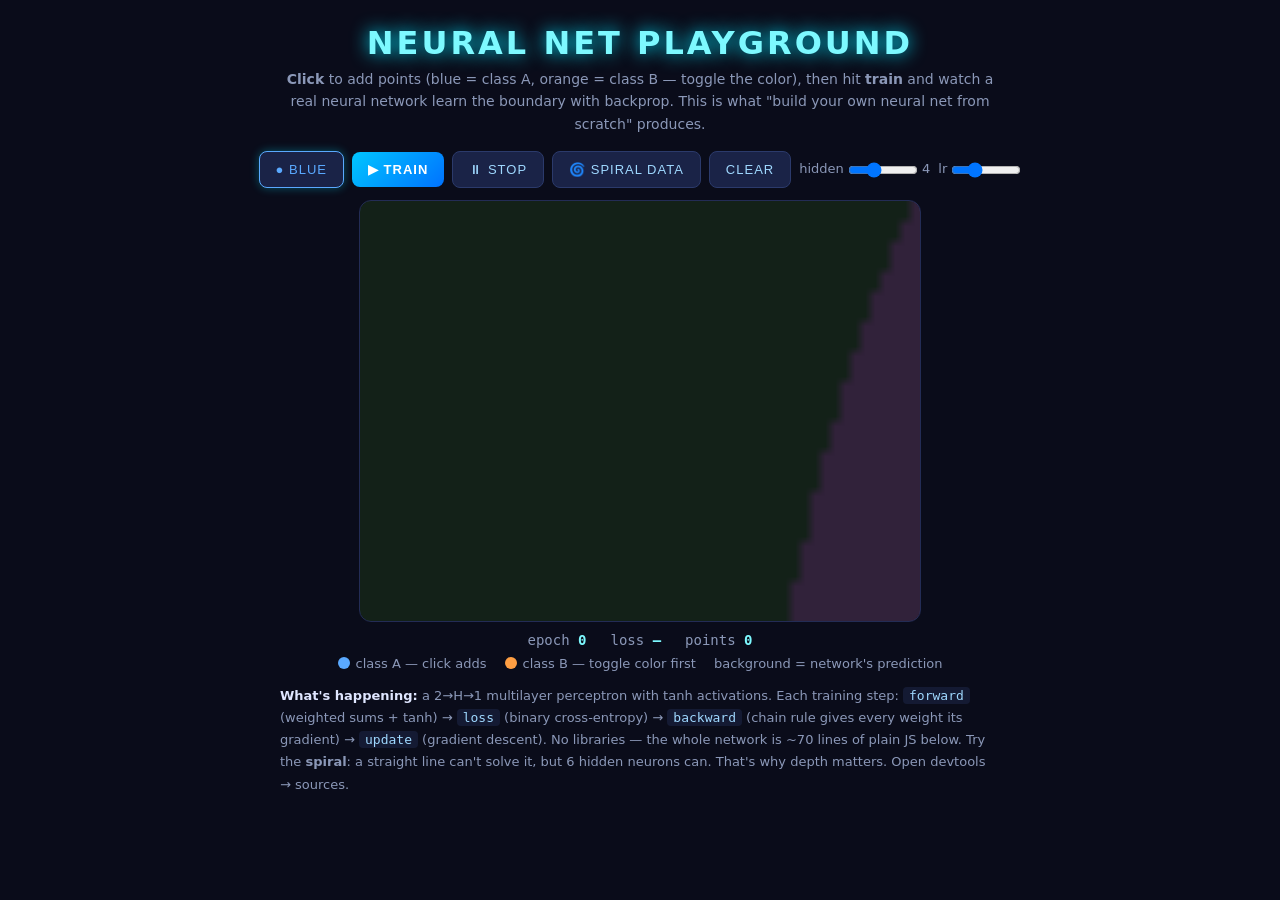
<file: examples/neural-playground/index.html>
<!DOCTYPE html>
<html lang="en">
<head>
<meta charset="UTF-8">
<meta name="viewport" content="width=device-width, initial-scale=1.0">
<title>Neural Net Playground — Build Your Own ML from Scratch</title>
<style>
  * { margin:0; padding:0; box-sizing:border-box; }
  body { background:#0a0c1a; color:#dfe6ff; font-family:'Segoe UI',system-ui,sans-serif;
    min-height:100vh; display:flex; flex-direction:column; align-items:center; padding:24px 16px; }
  h1 { color:#7df9ff; letter-spacing:3px; font-size:clamp(20px,5vw,32px); text-shadow:0 0 18px #00e5ff; }
  .sub { color:#8b98b8; margin:6px 0 16px; font-size:14px; text-align:center; max-width:720px; line-height:1.6; }
  .toolbar { display:flex; gap:8px; flex-wrap:wrap; justify-content:center; margin-bottom:12px; align-items:center; }
  button { background:#1a2347; border:1px solid #2b3a6b; color:#9fd8ff; border-radius:8px;
    padding:10px 16px; font-size:13px; cursor:pointer; letter-spacing:1px; }
  button:hover { border-color:#7df9ff; color:#7df9ff; }
  button.primary { background:linear-gradient(135deg,#00c6ff,#0072ff); color:#fff; font-weight:700; border:none; }
  button.on { border-color:#7df9ff; color:#7df9ff; box-shadow:0 0 10px #00e5ff55; }
  .toolbar label { color:#8b98b8; font-size:13px; }
  canvas { background:#04060f; border:1px solid #232c55; border-radius:12px; max-width:100%; cursor:crosshair; }
  #stats { display:flex; gap:24px; margin-top:10px; font-family:Consolas,monospace; font-size:14px; color:#8b98b8; }
  #stats b { color:#7df9ff; }
  .legend { display:flex; gap:18px; margin-top:8px; font-size:13px; color:#8b98b8; }
  .legend i { display:inline-block; width:12px; height:12px; border-radius:50%; margin-right:6px; vertical-align:-1px; }
  .doc { max-width:720px; margin-top:14px; color:#8b98b8; font-size:13px; line-height:1.7; }
  .doc code { color:#9fd8ff; background:#141a33; padding:1px 6px; border-radius:4px; font-family:monospace; }
</style>
</head>
<body>
<h1>NEURAL NET PLAYGROUND</h1>
<p class="sub"><b>Click</b> to add points (blue = class A, orange = class B — toggle the color),
then hit <b>train</b> and watch a real neural network learn the boundary with backprop.
This is what "build your own neural net from scratch" produces.</p>
<div class="toolbar">
  <button id="colorBtn" class="on" style="border-color:#5aa9ff;color:#5aa9ff">● BLUE</button>
  <button id="trainBtn" class="primary">▶ TRAIN</button>
  <button id="stopBtn">⏸ STOP</button>
  <button id="spiralBtn">🌀 SPIRAL DATA</button>
  <button id="clearBtn">CLEAR</button>
  <label>hidden <input type="range" id="hidden" min="2" max="8" value="4" style="vertical-align:middle;width:70px"> <span id="hn">4</span></label>
  <label>lr <input type="range" id="lr" min="1" max="100" value="30" style="vertical-align:middle;width:70px"></label>
</div>
<canvas id="c" width="560" height="420"></canvas>
<div id="stats"><span>epoch <b id="epoch">0</b></span><span>loss <b id="loss">—</b></span><span>points <b id="npts">0</b></span></div>
<div class="legend">
  <span><i style="background:#5aa9ff"></i>class A — click adds</span>
  <span><i style="background:#ff9f43"></i>class B — toggle color first</span>
  <span>background = network's prediction</span>
</div>
<div class="doc">
  <b style="color:#dfe6ff">What's happening:</b> a 2→H→1 multilayer perceptron with tanh
  activations. Each training step: <code>forward</code> (weighted sums + tanh) →
  <code>loss</code> (binary cross-entropy) → <code>backward</code> (chain rule gives every
  weight its gradient) → <code>update</code> (gradient descent). No libraries — the whole
  network is ~70 lines of plain JS below. Try the <b>spiral</b>: a straight line can't solve it,
  but 6 hidden neurons can. That's why depth matters. Open devtools → sources.
</div>

<script>
'use strict';
/* ============ Tiny MLP: forward + backprop, zero dependencies ============ */
const tanh = x => Math.tanh(x);
let W1, b1, W2, b2, H = 4;   // 2 -> H -> 1
function initNet(h) {
  H = h;
  const r = () => (Math.random() * 2 - 1) * 0.8;
  W1 = Array.from({ length: H }, () => [r(), r()]);
  b1 = Array.from({ length: H }, r);
  W2 = Array.from({ length: H }, r);
  b2 = r();
  epoch = 0;
}
function forward(x, y) {
  const z1 = [], a1 = [];
  for (let j = 0; j < H; j++) { z1[j] = W1[j][0] * x + W1[j][1] * y + b1[j]; a1[j] = tanh(z1[j]); }
  let z2 = b2;
  for (let j = 0; j < H; j++) z2 += W2[j] * a1[j];
  return { a1, out: 1 / (1 + Math.exp(-z2)) };   // sigmoid
}
function trainStep(lr) {
  // accumulate gradients over all points (batch GD), then update
  const gW1 = W1.map(() => [0, 0]), gb1 = b1.map(() => 0), gW2 = W2.map(() => 0);
  let gb2 = 0, loss = 0;
  for (const p of points) {
    const x = p.x * 2 - 1, y = 1 - p.y * 2;      // normalize to [-1, 1]
    const { a1, out } = forward(x, y);
    const t = p.c;
    loss += -(t * Math.log(out + 1e-9) + (1 - t) * Math.log(1 - out + 1e-9));
    const dz2 = out - t;                          // dL/dz2 for BCE+sigmoid
    for (let j = 0; j < H; j++) gW2[j] += dz2 * a1[j];
    gb2 += dz2;
    for (let j = 0; j < H; j++) {
      const dz1 = dz2 * W2[j] * (1 - a1[j] * a1[j]);  // chain rule through tanh
      gW1[j][0] += dz1 * x; gW1[j][1] += dz1 * y; gb1[j] += dz1;
    }
  }
  const n = Math.max(1, points.length);
  for (let j = 0; j < H; j++) {
    W1[j][0] -= lr * gW1[j][0] / n; W1[j][1] -= lr * gW1[j][1] / n;
    b1[j] -= lr * gb1[j] / n; W2[j] -= lr * gW2[j] / n;
  }
  b2 -= lr * gb2 / n;
  return loss / n;
}

/* ============ UI ============ */
const cv = document.getElementById('c'), ctx = cv.getContext('2d');
const $ = id => document.getElementById(id);
let points = [], curColor = 0, training = false, epoch = 0, heat = null, heatEpoch = -1;

cv.addEventListener('pointerdown', e => {
  const r = cv.getBoundingClientRect();
  points.push({ x: (e.clientX - r.left) / r.width, y: (e.clientY - r.top) / r.height, c: curColor });
  heatEpoch = -1;
  draw();
});
$('colorBtn').onclick = () => {
  curColor = 1 - curColor;
  const b = $('colorBtn');
  b.textContent = curColor ? '● ORANGE' : '● BLUE';
  b.style.borderColor = curColor ? '#ff9f43' : '#5aa9ff';
  b.style.color = curColor ? '#ff9f43' : '#5aa9ff';
};
$('trainBtn').onclick = () => { if (points.length >= 2) training = true; };
$('stopBtn').onclick = () => { training = false; };
$('clearBtn').onclick = () => { points = []; training = false; heatEpoch = -1; initNet(parseInt($('hidden').value, 10)); draw(); };
$('hidden').oninput = e => { $('hn').textContent = e.target.value; initNet(parseInt(e.target.value, 10)); heatEpoch = -1; };
$('spiralBtn').onclick = () => {
  points = []; training = false;
  for (let i = 0; i < 60; i++) {
    const t = i / 60 * Math.PI * 3, r0 = 0.08 + i / 60 * 0.32;
    for (const c of [0, 1]) {
      const a = t + c * Math.PI;
      points.push({ x: 0.5 + Math.cos(a) * r0 * 0.9 + (Math.random() - 0.5) * 0.03,
                    y: 0.5 + Math.sin(a) * r0 * 1.15 + (Math.random() - 0.5) * 0.03, c });
    }
  }
  initNet(6); $('hidden').value = 6; $('hn').textContent = '6'; heatEpoch = -1;
  training = true;
};

function drawHeat() {
  // render decision boundary to offscreen canvas every few epochs
  const res = 56, off = document.createElement('canvas');
  off.width = res; off.height = Math.round(res * cv.height / cv.width);
  const octx = off.getContext('2d'), img = octx.createImageData(off.width, off.height);
  for (let py = 0; py < off.height; py++) for (let px = 0; px < off.width; px++) {
    const { out } = forward(px / off.width * 2 - 1, 1 - py / off.height * 2);
    const i = (py * off.width + px) * 4;
    img.data[i] = out > 0.5 ? 90 : 255;      // orange-ish vs blue-ish
    img.data[i + 1] = out > 0.5 ? 159 : 169;
    img.data[i + 2] = out > 0.5 ? 67 : 255;
    img.data[i + 3] = 46;
  }
  octx.putImageData(img, 0, 0);
  heat = off; heatEpoch = epoch;
}
function draw() {
  if (!heat || heatEpoch !== epoch) drawHeat();
  ctx.clearRect(0, 0, cv.width, cv.height);
  ctx.imageSmoothingEnabled = true;
  ctx.drawImage(heat, 0, 0, cv.width, cv.height);
  for (const p of points) {
    ctx.fillStyle = p.c ? '#ff9f43' : '#5aa9ff';
    ctx.strokeStyle = '#fff'; ctx.lineWidth = 1.5;
    ctx.shadowColor = ctx.fillStyle; ctx.shadowBlur = 8;
    ctx.beginPath();
    ctx.arc(p.x * cv.width, p.y * cv.height, 6, 0, 7);
    ctx.fill(); ctx.stroke();
  }
  ctx.shadowBlur = 0;
  $('epoch').textContent = epoch;
  $('npts').textContent = points.length;
}

initNet(4);
draw();
setInterval(() => {
  if (training && points.length >= 2) {
    const lr = parseInt($('lr').value, 10) / 100;
    let l = 0;
    for (let i = 0; i < 8; i++) l = trainStep(lr);   // 8 mini-epochs per tick
    epoch += 8;
    $('loss').textContent = l.toFixed(4);
    draw();
    if (l < 0.02) training = false;
  }
}, 60);
</script>
</body>
</html>
</file>
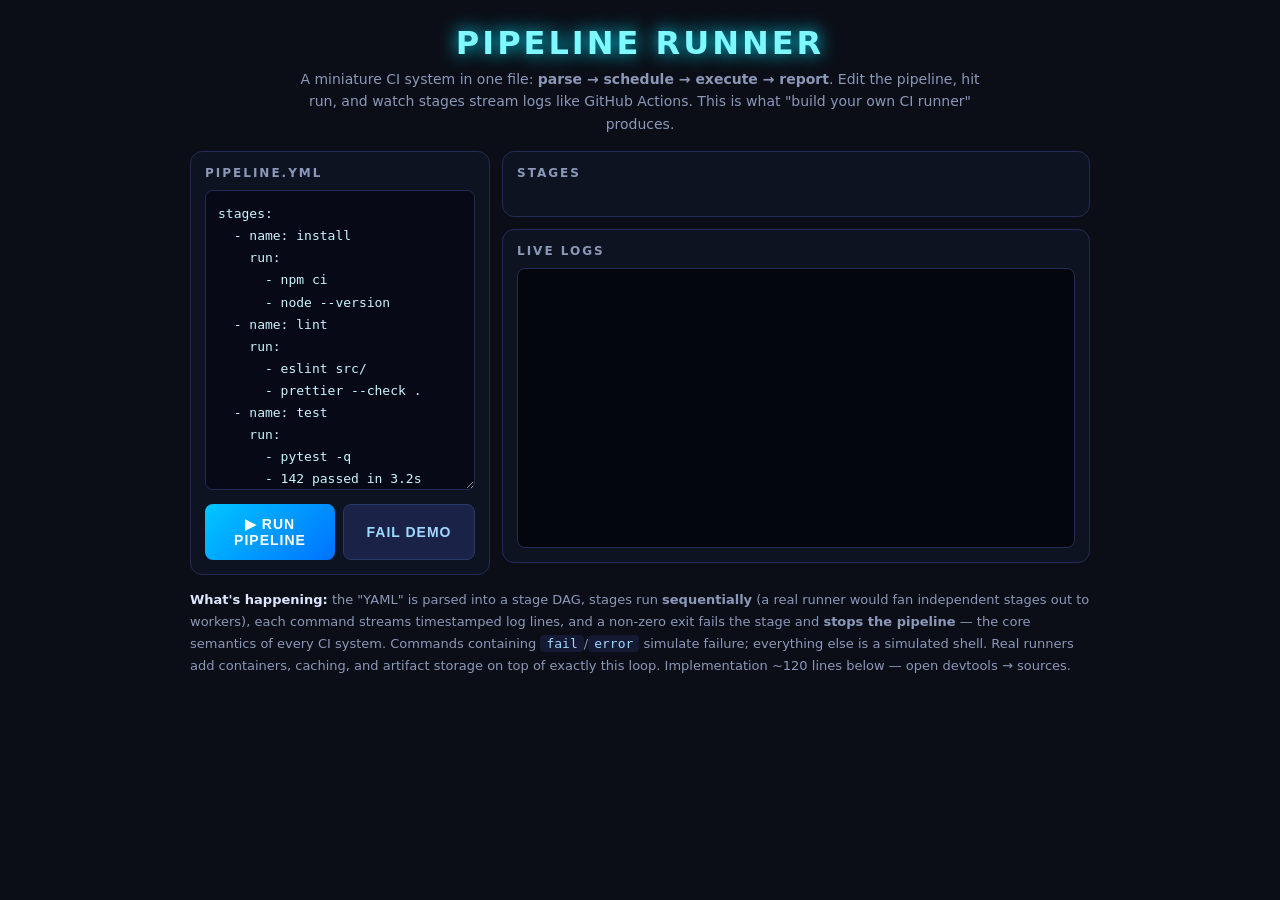
<file: examples/pipeline-runner/index.html>
<!DOCTYPE html>
<html lang="en">
<head>
<meta charset="UTF-8">
<meta name="viewport" content="width=device-width, initial-scale=1.0">
<title>Pipeline Runner — Build Your Own CI System</title>
<style>
  * { margin:0; padding:0; box-sizing:border-box; }
  body { background:#0b0e17; color:#dfe6ff; font-family:'Segoe UI',system-ui,sans-serif;
    min-height:100vh; display:flex; flex-direction:column; align-items:center; padding:24px 16px; }
  h1 { color:#7df9ff; letter-spacing:3px; font-size:clamp(20px,5vw,32px); text-shadow:0 0 18px #00e5ff; }
  .sub { color:#8b98b8; margin:6px 0 16px; font-size:14px; text-align:center; max-width:700px; line-height:1.6; }
  .wrap { width:100%; max-width:900px; display:grid; grid-template-columns:300px 1fr; gap:12px; }
  @media (max-width:760px){ .wrap{ grid-template-columns:1fr; } }
  .card { background:#0e1322; border:1px solid #232c55; border-radius:12px; padding:14px; }
  .card h3 { font-size:12px; letter-spacing:2px; color:#8b98b8; margin-bottom:10px; }
  textarea { width:100%; min-height:300px; background:#070a16; color:#c9f5ff; border:1px solid #232c55;
    border-radius:8px; padding:12px; font-family:Consolas,monospace; font-size:13px; line-height:1.7; resize:vertical; }
  textarea:focus { outline:none; border-color:#7df9ff; }
  .btnrow { display:flex; gap:8px; margin-top:10px; }
  button { flex:1; background:linear-gradient(135deg,#00c6ff,#0072ff); border:none; color:#fff; font-weight:700;
    border-radius:8px; padding:12px; font-size:14px; letter-spacing:1px; cursor:pointer; }
  button:hover { filter:brightness(1.15); }
  button:disabled { opacity:.5; cursor:default; }
  button.ghost { background:#1a2347; border:1px solid #2b3a6b; color:#9fd8ff; }
  #stages { display:flex; flex-direction:column; gap:8px; margin-bottom:12px; }
  .stage { background:#070a16; border:1px solid #232c55; border-radius:8px; padding:10px 12px;
    display:flex; align-items:center; gap:10px; font-size:14px; }
  .stage .dot { width:12px; height:12px; border-radius:50%; background:#3a4568; flex-shrink:0; }
  .stage.queued .dot { background:#3a4568; }
  .stage.running .dot { background:#ffd257; animation:pulse 0.8s infinite; }
  .stage.passed .dot { background:#7dff9e; box-shadow:0 0 10px #7dff9e; }
  .stage.failed .dot { background:#ff6b8a; box-shadow:0 0 10px #ff6b8a; }
  .stage .nm { font-family:Consolas,monospace; }
  .stage .tm { margin-left:auto; color:#8b98b8; font-size:12px; font-family:monospace; }
  @keyframes pulse { 50% { opacity:.4; } }
  #logs { background:#04060d; border:1px solid #232c55; border-radius:8px; min-height:280px; max-height:420px;
    overflow-y:auto; padding:12px; font-family:Consolas,monospace; font-size:12.5px; line-height:1.7; }
  #logs .t { color:#4a5578; margin-right:8px; }
  #logs .ok { color:#7dff9e; } #logs .err { color:#ff6b8a; } #logs .inf { color:#7df9ff; }
  #logs .cmd { color:#ffd257; }
  #summary { margin-top:10px; font-size:14px; display:none; }
  .doc { max-width:900px; margin-top:14px; color:#8b98b8; font-size:13px; line-height:1.7; }
  .doc code { color:#9fd8ff; background:#141a33; padding:1px 6px; border-radius:4px; font-family:monospace; }
</style>
</head>
<body>
<h1>PIPELINE RUNNER</h1>
<p class="sub">A miniature CI system in one file: <b>parse → schedule → execute → report</b>.
Edit the pipeline, hit run, and watch stages stream logs like GitHub Actions.
This is what "build your own CI runner" produces.</p>
<div class="wrap">
  <div class="card">
    <h3>PIPELINE.YML</h3>
    <textarea id="yml" spellcheck="false"></textarea>
    <div class="btnrow">
      <button id="runBtn">▶ RUN PIPELINE</button>
      <button class="ghost" id="failBtn" title="load a failing pipeline">FAIL DEMO</button>
    </div>
  </div>
  <div>
    <div class="card" style="margin-bottom:12px">
      <h3>STAGES</h3>
      <div id="stages"></div>
      <div id="summary"></div>
    </div>
    <div class="card">
      <h3>LIVE LOGS</h3>
      <div id="logs"></div>
    </div>
  </div>
</div>
<div class="doc">
  <b style="color:#dfe6ff">What's happening:</b> the "YAML" is parsed into a stage DAG,
  stages run <b>sequentially</b> (a real runner would fan independent stages out to workers),
  each command streams timestamped log lines, and a non-zero exit fails the stage and
  <b>stops the pipeline</b> — the core semantics of every CI system. Commands containing
  <code>fail</code>/<code>error</code> simulate failure; everything else is a simulated shell.
  Real runners add containers, caching, and artifact storage on top of exactly this loop.
  Implementation ~120 lines below — open devtools → sources.
</div>

<script>
'use strict';
/* ============ Mini CI: parse -> schedule -> execute -> report ============ */
const $ = id => document.getElementById(id);
const wait = ms => new Promise(r => setTimeout(r, ms));
let running = false;

const GOOD = `stages:
  - name: install
    run:
      - npm ci
      - node --version
  - name: lint
    run:
      - eslint src/
      - prettier --check .
  - name: test
    run:
      - pytest -q
      - 142 passed in 3.2s
  - name: build
    run:
      - docker build -t app .
      - image size 84MB
  - name: deploy
    run:
      - kubectl apply -f k8s/
      - rollout status deployment/app`;

const BAD = `stages:
  - name: install
    run:
      - npm ci
  - name: test
    run:
      - pytest -q
      - 3 failed, 139 passed
      - error: AssertionError in test_payments
  - name: deploy
    run:
      - kubectl apply -f k8s/`;

function parseYml(src) {
  // tiny parser for our subset: stages -> [{name, run:[...]}]
  const stages = [];
  let cur = null;
  for (const raw of src.split('\n')) {
    const line = raw.replace(/#.*$/, '');
    let m = line.match(/^\s*-\s*name:\s*(.+)$/);
    if (m) { cur = { name: m[1].trim(), run: [] }; stages.push(cur); continue; }
    m = line.match(/^\s*-\s*(.+)$/);
    if (m && cur) cur.run.push(m[1].trim());
  }
  return stages.filter(s => s.run.length);
}

function log(html, cls) {
  const el = document.createElement('div');
  const t = new Date();
  const ts = String(t.getMinutes()).padStart(2, '0') + ':' +
             String(t.getSeconds()).padStart(2, '0') + '.' +
             String(t.getMilliseconds()).padStart(3, '0');
  el.innerHTML = '<span class="t">' + ts + '</span><span class="' + (cls || '') + '">' + html + '</span>';
  const box = $('logs');
  box.appendChild(el);
  box.scrollTop = box.scrollHeight;
}
const esc = s => s.replace(/&/g, '&amp;').replace(/</g, '&lt;');

function renderStages(stages, states) {
  $('stages').innerHTML = stages.map((s, i) =>
    `<div class="stage ${states[i].st}"><span class="dot"></span>` +
    `<span class="nm">${esc(s.name)}</span>` +
    `<span class="tm">${states[i].ms ? (states[i].ms / 1000).toFixed(1) + 's' : ''}</span></div>`
  ).join('');
}

async function runPipeline() {
  if (running) return;
  const stages = parseYml($('yml').value);
  if (!stages.length) { log('no stages found — check the YAML', 'err'); return; }
  running = true;
  $('runBtn').disabled = true;
  $('logs').innerHTML = '';
  $('summary').style.display = 'none';
  const states = stages.map(() => ({ st: 'queued', ms: 0 }));
  renderStages(stages, states);
  const t0 = Date.now();
  log('runner <b>byoe-1</b> picked up job — ' + stages.length + ' stages', 'inf');

  let failed = null;
  for (let i = 0; i < stages.length; i++) {
    const st = stages[i];
    states[i].st = 'running'; renderStages(stages, states);
    log('── stage <b>' + esc(st.name) + '</b> ──', 'inf');
    const s0 = Date.now();
    for (const cmd of st.run) {
      log('$ ' + esc(cmd), 'cmd');
      await wait(280 + Math.random() * 420);
      if (/fail|error/i.test(cmd)) {
        log('✗ exit code 1 — ' + esc(cmd), 'err');
        states[i].st = 'failed'; states[i].ms = Date.now() - s0;
        failed = st.name;
        break;
      }
      log('✓ done', 'ok');
    }
    if (failed) break;
    states[i].st = 'passed'; states[i].ms = Date.now() - s0;
    renderStages(stages, states);
  }
  const total = ((Date.now() - t0) / 1000).toFixed(1);
  const sum = $('summary');
  sum.style.display = 'block';
  if (failed) {
    log('pipeline <b>FAILED</b> at stage "' + esc(failed) + '" — downstream stages skipped', 'err');
    sum.innerHTML = '❌ <b style="color:#ff6b8a">Pipeline failed</b> <span style="color:#8b98b8">in ' + total + 's — "' + esc(failed) + '" exited non-zero, so deploy never ran. That\'s the whole point of CI.</span>';
  } else {
    log('pipeline <b>SUCCEEDED</b> — all ' + stages.length + ' stages green', 'ok');
    sum.innerHTML = '✅ <b style="color:#7dff9e">Pipeline passed</b> <span style="color:#8b98b8">in ' + total + 's — every stage exited 0.</span>';
  }
  renderStages(stages, states);
  running = false;
  $('runBtn').disabled = false;
}

$('yml').value = GOOD;
$('runBtn').onclick = runPipeline;
$('failBtn').onclick = () => { $('yml').value = BAD; runPipeline(); };
</script>
</body>
</html>
</file>
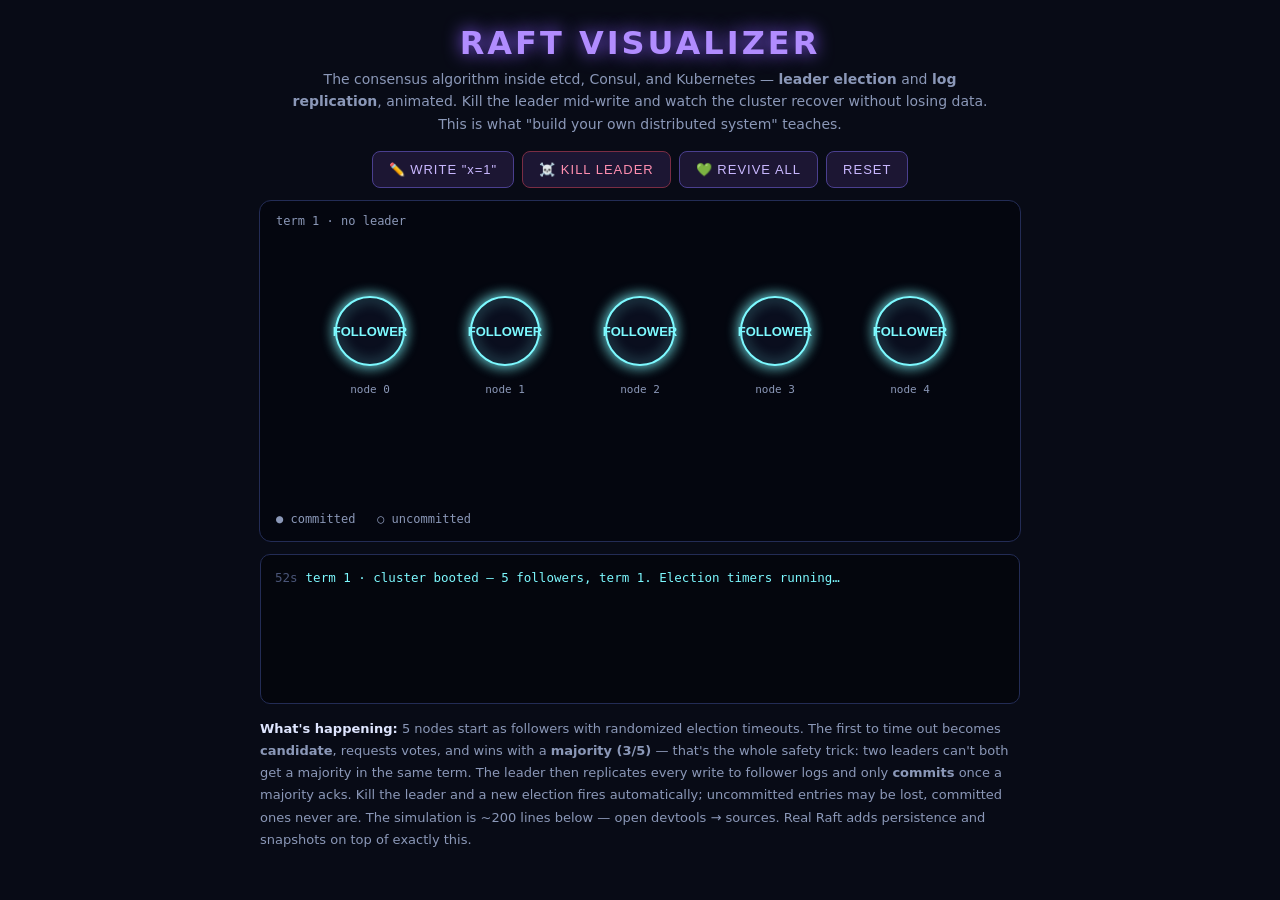
<file: examples/raft-visualizer/index.html>
<!DOCTYPE html>
<html lang="en">
<head>
<meta charset="UTF-8">
<meta name="viewport" content="width=device-width, initial-scale=1.0">
<title>Raft Visualizer — Build Your Own Distributed Consensus</title>
<style>
  * { margin:0; padding:0; box-sizing:border-box; }
  body { background:#080b16; color:#dfe6ff; font-family:'Segoe UI',system-ui,sans-serif;
    min-height:100vh; display:flex; flex-direction:column; align-items:center; padding:24px 16px; }
  h1 { color:#b18cff; letter-spacing:3px; font-size:clamp(20px,5vw,32px); text-shadow:0 0 18px #8a5cff; }
  .sub { color:#8b98b8; margin:6px 0 16px; font-size:14px; text-align:center; max-width:720px; line-height:1.6; }
  .toolbar { display:flex; gap:8px; flex-wrap:wrap; justify-content:center; margin-bottom:12px; }
  button { background:#1c1633; border:1px solid #4a3f8f; color:#c9b8ff; border-radius:8px;
    padding:10px 16px; font-size:13px; cursor:pointer; letter-spacing:1px; }
  button:hover { border-color:#b18cff; color:#b18cff; }
  button.danger { border-color:#7a2d44; color:#ff8fb0; }
  button.danger:hover { border-color:#ff2d78; color:#ff2d78; }
  button:disabled { opacity:.45; cursor:default; }
  canvas { background:#04060f; border:1px solid #232c55; border-radius:12px; max-width:100%; }
  #log { width:100%; max-width:760px; margin-top:12px; background:#04060d; border:1px solid #232c55;
    border-radius:10px; padding:12px 14px; font-family:Consolas,monospace; font-size:12.5px;
    line-height:1.8; height:150px; overflow-y:auto; }
  #log .t { color:#4a5578; margin-right:8px; }
  #log .lead { color:#ffd257; } #log .ok { color:#7dff9e; } #log .bad { color:#ff6b8a; } #log .inf { color:#7df9ff; }
  .doc { max-width:760px; margin-top:14px; color:#8b98b8; font-size:13px; line-height:1.7; }
  .doc code { color:#c9b8ff; background:#1c1633; padding:1px 6px; border-radius:4px; font-family:monospace; }
</style>
</head>
<body>
<h1>RAFT VISUALIZER</h1>
<p class="sub">The consensus algorithm inside etcd, Consul, and Kubernetes —
<b>leader election</b> and <b>log replication</b>, animated. Kill the leader mid-write and
watch the cluster recover without losing data. This is what "build your own distributed system" teaches.</p>
<div class="toolbar">
  <button id="writeBtn">✏️ WRITE "x=1"</button>
  <button id="killBtn" class="danger">☠️ KILL LEADER</button>
  <button id="healBtn">💚 REVIVE ALL</button>
  <button id="resetBtn">RESET</button>
</div>
<canvas id="c" width="760" height="340"></canvas>
<div id="log"></div>
<div class="doc">
  <b style="color:#dfe6ff">What's happening:</b> 5 nodes start as followers with randomized
  election timeouts. The first to time out becomes <b>candidate</b>, requests votes, and wins
  with a <b>majority (3/5)</b> — that's the whole safety trick: two leaders can't both get a
  majority in the same term. The leader then replicates every write to follower logs and only
  <b>commits</b> once a majority acks. Kill the leader and a new election fires automatically;
  uncommitted entries may be lost, committed ones never are. The simulation is ~200 lines below —
  open devtools → sources. Real Raft adds persistence and snapshots on top of exactly this.
</div>

<script>
'use strict';
/* ================= Raft simulation (leader election + log replication) ================= */
const cv = document.getElementById('c'), ctx = cv.getContext('2d');
const $ = id => document.getElementById(id);
const N = 5;
let nodes, term, leaderId, msgs, writeCounter, electionInProgress;

function reset() {
  term = 1; leaderId = null; msgs = []; writeCounter = 0; electionInProgress = false;
  nodes = [];
  for (let i = 0; i < N; i++) nodes.push({
    id: i, state: 'follower', alive: true, log: [], commit: 0,
    timeout: 2 + Math.random() * 2.5, votedFor: null, votes: 0,
  });
  $('log').innerHTML = '';
  log('cluster booted — 5 followers, term 1. Election timers running…', 'inf');
}
function log(html, cls) {
  const el = document.createElement('div');
  const t = new Date();
  el.innerHTML = '<span class="t">' + String(t.getSeconds()).padStart(2, '0') + 's</span>' +
    '<span class="' + (cls || '') + '">term ' + term + ' · ' + html + '</span>';
  const box = $('log');
  box.appendChild(el); box.scrollTop = 1e6;
}
function send(from, to, kind, label, color) {
  msgs.push({ from, to, kind, label, color, t: 0, dur: 0.45 });
}
function startElection(c) {
  term++; electionInProgress = true;
  c.state = 'candidate'; c.votedFor = c.id; c.votes = 1; c.timeout = 2 + Math.random() * 2.5;
  log('<span class="lead">node ' + c.id + ' timed out → CANDIDATE, requesting votes</span>', '');
  for (const n of nodes)
    if (n.alive && n.id !== c.id) send(c.id, n.id, 'voteReq', 'vote?', '#ffd257');
}
function becomeLeader(c) {
  c.state = 'leader'; leaderId = c.id; electionInProgress = false;
  log('<b>node ' + c.id + ' WON with ' + c.votes + '/5 votes → LEADER</b>', 'lead');
  heartbeat();
}
function heartbeat() {
  const l = nodes[leaderId];
  if (!l || !l.alive || l.state !== 'leader') return;
  for (const n of nodes)
    if (n.alive && n.id !== l.id) send(l.id, n.id, 'hb', '♥', '#7dff9e');
}
function clientWrite() {
  const l = nodes[leaderId];
  if (!l || !l.alive) { log('no leader — writes blocked until election completes', 'bad'); return; }
  writeCounter++;
  const entry = { idx: l.log.length + 1, val: 'x=' + writeCounter };
  l.log.push(entry);
  l.acks = 0;
  log('client write <b>"' + entry.val + '"</b> → leader appends to its log', 'inf');
  for (const n of nodes)
    if (n.alive && n.id !== l.id) send(l.id, n.id, 'append', entry.val, '#7df9ff');
}
function killLeader() {
  const l = nodes[leaderId];
  if (!l) { log('no leader to kill', 'bad'); return; }
  l.alive = false; l.state = 'follower'; leaderId = null;
  log('<b>☠️ node ' + l.id + ' (leader) killed!</b> followers will notice missed heartbeats…', 'bad');
}

/* message arrival */
function deliver(m) {
  const a = nodes[m.from], b = nodes[m.to];
  if (!a.alive || !b.alive) return;
  if (m.kind === 'voteReq') {
    if (b.votedFor === null || b.votedFor === m.from) {
      b.votedFor = m.from; b.timeout = 2 + Math.random() * 2.5;
      send(b.id, a.id, 'voteYes', 'yes ✓', '#7dff9e');
    }
  } else if (m.kind === 'voteYes') {
    if (a.state === 'candidate') {
      a.votes++;
      if (a.votes >= 3) becomeLeader(a);
    }
  } else if (m.kind === 'hb') {
    if (b.state !== 'follower' || leaderId === null) { /* ok */ }
    b.state = 'follower'; b.timeout = 2 + Math.random() * 2.5; b.votedFor = null;
    if (leaderId === null || nodes[leaderId].id !== a.id) { /* stale */ }
    if (a.state === 'leader') leaderId = a.id;
  } else if (m.kind === 'append') {
    const [k, v] = m.label.split('=');
    if (!b.log.find(e => e.val === m.label)) b.log.push({ idx: b.log.length + 1, val: m.label });
    send(b.id, a.id, 'ack', 'ack ✓', '#7dff9e');
  } else if (m.kind === 'ack') {
    if (a.state === 'leader') {
      a.acks = (a.acks || 0) + 1;
      // commit once majority (leader + 2 acks) has the entry
      const entryVal = m.ackFor;
      if (a.acks >= 2) {
        const e = a.log[a.log.length - 1];
        if (e && a.commit < e.idx) {
          a.commit = e.idx;
          for (const n of nodes) if (n.alive) n.commit = Math.max(n.commit, 0);
          log('<b>majority replicated "' + e.val + '" → COMMITTED ✓</b> (safe even if leader dies now)', 'ok');
          a.acks = 0;
        }
      }
    }
  }
}

/* tick */
let lastT = 0;
function tick(dt) {
  // election timeouts
  for (const n of nodes) {
    if (!n.alive || n.state === 'leader') continue;
    n.timeout -= dt;
    if (n.timeout <= 0 && !electionInProgress && leaderId === null) startElection(n);
    else if (n.timeout <= 0) n.timeout = 2 + Math.random() * 2.5;
  }
  // leader heartbeats
  hbT -= dt;
  if (hbT <= 0) { heartbeat(); hbT = 0.9; }
  // messages
  for (let i = msgs.length - 1; i >= 0; i--) {
    const m = msgs[i];
    m.t += dt / m.dur;
    if (m.t >= 1) { msgs.splice(i, 1); deliver(m); }
  }
}
let hbT = 0;

/* render */
const PX = i => 110 + i * 135, PY = 130;
function draw() {
  ctx.clearRect(0, 0, cv.width, cv.height);
  // links leader -> followers
  const l = leaderId !== null ? nodes[leaderId] : null;
  if (l && l.alive) {
    ctx.strokeStyle = '#2b3a6b'; ctx.lineWidth = 1.5;
    for (const n of nodes) if (n.id !== l.id && n.alive) {
      ctx.beginPath(); ctx.moveTo(PX(l.id), PY); ctx.lineTo(PX(n.id), PY); ctx.stroke();
    }
  }
  // messages in flight
  for (const m of msgs) {
    const k = Math.min(1, m.t), e = k < 0.5 ? 2 * k * k : 1 - Math.pow(-2 * k + 2, 2) / 2;
    const x = PX(m.from) + (PX(m.to) - PX(m.from)) * e;
    ctx.fillStyle = m.color; ctx.shadowColor = m.color; ctx.shadowBlur = 10;
    ctx.beginPath(); ctx.arc(x, PY - 34, 6, 0, 7); ctx.fill();
    ctx.shadowBlur = 0;
    ctx.fillStyle = '#dfe6ff'; ctx.font = '10px Consolas,monospace'; ctx.textAlign = 'center';
    ctx.fillText(m.label, x, PY - 48);
  }
  // nodes
  nodes.forEach((n, i) => {
    const x = PX(i);
    const col = !n.alive ? '#3a3a4a' : n.state === 'leader' ? '#ffd257' : n.state === 'candidate' ? '#ff8fb0' : '#7df9ff';
    ctx.fillStyle = '#0a0e1e';
    ctx.strokeStyle = col; ctx.lineWidth = n.state === 'leader' ? 3.5 : 2;
    ctx.shadowColor = col; ctx.shadowBlur = n.alive ? 14 : 0;
    ctx.beginPath(); ctx.arc(x, PY, 34, 0, 7); ctx.fill(); ctx.stroke();
    ctx.shadowBlur = 0;
    ctx.fillStyle = col; ctx.font = 'bold 13px sans-serif'; ctx.textAlign = 'center';
    ctx.fillText(n.alive ? n.state.toUpperCase() : 'DEAD', x, PY + 5);
    ctx.fillStyle = '#8b98b8'; ctx.font = '11px Consolas,monospace';
    ctx.fillText('node ' + n.id, x, PY + 62);
    // log entries
    ctx.font = '10px Consolas,monospace';
    n.log.slice(-4).forEach((e, j) => {
      ctx.fillStyle = e.idx <= n.commit || (leaderId !== null && nodes[leaderId].commit >= e.idx) ? '#7dff9e' : '#8b98b8';
      ctx.fillText((e.idx <= (nodes[leaderId !== null ? leaderId : 0] || { commit: 0 }).commit ? '●' : '○') + ' ' + e.val, x, PY + 80 + j * 14);
    });
    if (n.state === 'candidate') {
      ctx.fillStyle = '#ffd257'; ctx.font = '11px Consolas,monospace';
      ctx.fillText('votes ' + n.votes + '/5', x, PY - 44);
    }
  });
  ctx.fillStyle = '#8b98b8'; ctx.font = '12px Consolas,monospace'; ctx.textAlign = 'left';
  ctx.fillText('term ' + term + (leaderId !== null ? ' · leader: node ' + leaderId : ' · no leader'), 16, 24);
  ctx.fillText('● committed   ○ uncommitted', 16, 322);
}

function frame(t) {
  const dt = Math.min(0.1, (t - lastT) / 1000 || 0);
  lastT = t;
  tick(dt); draw();
  requestAnimationFrame(frame);
}

$('writeBtn').onclick = clientWrite;
$('killBtn').onclick = killLeader;
$('healBtn').onclick = () => {
  nodes.forEach(n => { n.alive = true; if (n.state !== 'leader') { n.state = 'follower'; n.timeout = 2 + Math.random() * 2.5; } });
  log('all nodes revived — they rejoin as followers', 'ok');
};
$('resetBtn').onclick = reset;
reset();
requestAnimationFrame(frame);
</script>
</body>
</html>
</file>
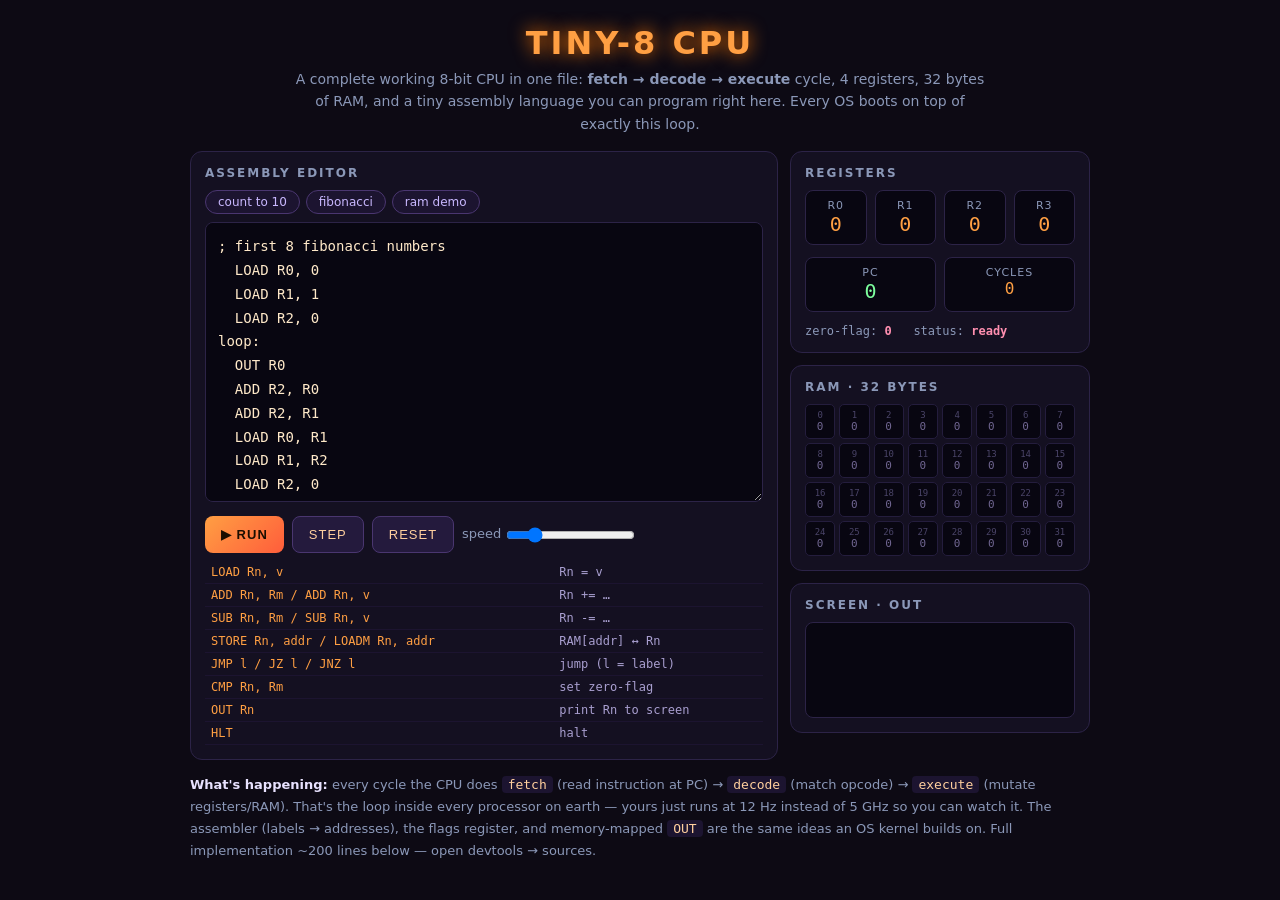
<file: examples/tiny-8-cpu/index.html>
<!DOCTYPE html>
<html lang="en">
<head>
<meta charset="UTF-8">
<meta name="viewport" content="width=device-width, initial-scale=1.0">
<title>TINY-8 CPU — Build Your Own Operating System (start with the CPU)</title>
<style>
  * { margin:0; padding:0; box-sizing:border-box; }
  body { background:#0d0a14; color:#e8e2ff; font-family:'Segoe UI',system-ui,sans-serif;
    min-height:100vh; display:flex; flex-direction:column; align-items:center; padding:24px 16px; }
  h1 { color:#ff9f43; letter-spacing:3px; font-size:clamp(20px,5vw,32px); text-shadow:0 0 18px #ff7700; }
  .sub { color:#8b98b8; margin:6px 0 16px; font-size:14px; text-align:center; max-width:700px; line-height:1.6; }
  .wrap { width:100%; max-width:900px; display:grid; grid-template-columns:1fr 300px; gap:12px; }
  @media (max-width:760px){ .wrap{ grid-template-columns:1fr; } }
  .card { background:#141021; border:1px solid #2c2347; border-radius:12px; padding:14px; }
  .card h3 { font-size:12px; letter-spacing:2px; color:#8b98b8; margin-bottom:10px; }
  #asm { width:100%; min-height:280px; background:#080611; color:#ffe9c9; border:1px solid #2c2347;
    border-radius:8px; padding:12px; font-family:Consolas,monospace; font-size:14px; line-height:1.7; resize:vertical; }
  #asm:focus { outline:none; border-color:#ff9f43; }
  .btnrow { display:flex; gap:8px; margin-top:10px; flex-wrap:wrap; }
  button { background:#241a3d; border:1px solid #4a3670; color:#ffcf9e; border-radius:8px;
    padding:10px 16px; font-size:13px; cursor:pointer; letter-spacing:1px; }
  button:hover { border-color:#ff9f43; color:#ff9f43; }
  button.primary { background:linear-gradient(135deg,#ff9f43,#ff5d3b); color:#1c0e00; font-weight:700; border:none; }
  button:disabled { opacity:.45; cursor:default; }
  .chips { display:flex; gap:6px; flex-wrap:wrap; margin-bottom:8px; }
  .chip { font-size:12px; background:#1c1430; border:1px solid #4a3670; color:#c9b8ff; border-radius:14px;
    padding:4px 12px; cursor:pointer; }
  .chip:hover { border-color:#ff9f43; }
  .regs { display:grid; grid-template-columns:repeat(4,1fr); gap:8px; margin-bottom:12px; }
  .reg { background:#080611; border:1px solid #2c2347; border-radius:8px; padding:8px; text-align:center; }
  .reg .n { font-size:11px; color:#8b98b8; letter-spacing:1px; }
  .reg .v { font-family:Consolas,monospace; font-size:20px; color:#ff9f43; }
  .reg.pc .v { color:#7dff9e; }
  #ram { display:grid; grid-template-columns:repeat(8,1fr); gap:4px; font-family:Consolas,monospace; font-size:11px; }
  .cell { background:#080611; border:1px solid #241d3d; border-radius:5px; padding:5px 2px; text-align:center; color:#6f6590; }
  .cell .a { color:#4a4468; font-size:9px; display:block; }
  .cell.hot { border-color:#7dff9e; color:#7dff9e; }
  .cell.written { border-color:#ff9f43; color:#ffcf9e; }
  #screen { background:#080611; border:1px solid #2c2347; border-radius:8px; min-height:96px;
    font-family:Consolas,monospace; font-size:15px; color:#7dff9e; padding:10px; white-space:pre-wrap; }
  #flags { font-family:Consolas,monospace; font-size:12px; color:#8b98b8; margin-top:8px; }
  #flags b { color:#ff8fb0; }
  .doc { max-width:900px; margin-top:14px; color:#8b98b8; font-size:13px; line-height:1.7; }
  .doc code { color:#ffcf9e; background:#1c1430; padding:1px 6px; border-radius:4px; font-family:monospace; }
  table.isa { width:100%; border-collapse:collapse; font-size:12px; font-family:Consolas,monospace; margin-top:8px; }
  table.isa td { padding:4px 6px; border-bottom:1px solid #1c1430; color:#a99fd0; }
  table.isa td:first-child { color:#ff9f43; white-space:nowrap; }
</style>
</head>
<body>
<h1>TINY-8 CPU</h1>
<p class="sub">A complete working 8-bit CPU in one file: <b>fetch → decode → execute</b> cycle,
4 registers, 32 bytes of RAM, and a tiny assembly language you can program right here.
Every OS boots on top of exactly this loop.</p>
<div class="wrap">
  <div class="card">
    <h3>ASSEMBLY EDITOR</h3>
    <div class="chips" id="chips"></div>
    <textarea id="asm" spellcheck="false"></textarea>
    <div class="btnrow">
      <button class="primary" id="runBtn">▶ RUN</button>
      <button id="stepBtn">STEP</button>
      <button id="resetBtn">RESET</button>
      <label style="color:#8b98b8;font-size:13px;align-self:center">speed
        <input type="range" id="speed" min="1" max="60" value="12" style="vertical-align:middle"></label>
    </div>
    <table class="isa">
      <tr><td>LOAD Rn, v</td><td>Rn = v</td></tr>
      <tr><td>ADD Rn, Rm / ADD Rn, v</td><td>Rn += …</td></tr>
      <tr><td>SUB Rn, Rm / SUB Rn, v</td><td>Rn -= …</td></tr>
      <tr><td>STORE Rn, addr / LOADM Rn, addr</td><td>RAM[addr] ↔ Rn</td></tr>
      <tr><td>JMP l / JZ l / JNZ l</td><td>jump (l = label)</td></tr>
      <tr><td>CMP Rn, Rm</td><td>set zero-flag</td></tr>
      <tr><td>OUT Rn</td><td>print Rn to screen</td></tr>
      <tr><td>HLT</td><td>halt</td></tr>
    </table>
  </div>
  <div>
    <div class="card" style="margin-bottom:12px">
      <h3>REGISTERS</h3>
      <div class="regs">
        <div class="reg"><div class="n">R0</div><div class="v" id="r0">0</div></div>
        <div class="reg"><div class="n">R1</div><div class="v" id="r1">0</div></div>
        <div class="reg"><div class="n">R2</div><div class="v" id="r2">0</div></div>
        <div class="reg"><div class="n">R3</div><div class="v" id="r3">0</div></div>
      </div>
      <div class="regs" style="grid-template-columns:1fr 1fr">
        <div class="reg pc"><div class="n">PC</div><div class="v" id="rpc">0</div></div>
        <div class="reg"><div class="n">CYCLES</div><div class="v" id="cyc" style="font-size:16px">0</div></div>
      </div>
      <div id="flags">zero-flag: <b id="zf">0</b> &nbsp; status: <b id="st">ready</b></div>
    </div>
    <div class="card" style="margin-bottom:12px">
      <h3>RAM · 32 BYTES</h3>
      <div id="ram"></div>
    </div>
    <div class="card">
      <h3>SCREEN · OUT</h3>
      <div id="screen"></div>
    </div>
  </div>
</div>
<div class="doc">
  <b style="color:#e8e2ff">What's happening:</b> every cycle the CPU does
  <code>fetch</code> (read instruction at PC) → <code>decode</code> (match opcode) →
  <code>execute</code> (mutate registers/RAM). That's the loop inside every processor on earth —
  yours just runs at 12 Hz instead of 5 GHz so you can watch it. The assembler (labels →
  addresses), the flags register, and memory-mapped <code>OUT</code> are the same ideas an OS
  kernel builds on. Full implementation ~200 lines below — open devtools → sources.
</div>

<script>
'use strict';
/* ==================== TINY-8: assembler + CPU ==================== */
const RAM_SIZE = 32;
let ram, regs, pc, zf, cycles, running, prog, timer, writtenCells;

function assemble(src) {
  const lines = src.split('\n');
  const labels = {}, prog = [];
  // pass 1: labels
  let addr = 0;
  for (const ln of lines) {
    const t = ln.split(';')[0].trim();
    if (!t) continue;
    const lm = t.match(/^([A-Za-z_]\w*):$/);
    if (lm) { labels[lm[1]] = addr; continue; }
    addr++;
  }
  // pass 2: instructions
  for (const ln of lines) {
    const t = ln.split(';')[0].trim();
    if (!t || /^[A-Za-z_]\w*:$/.test(t)) continue;
    const parts = t.split(/[\s,]+/);
    const op = parts[0].toUpperCase();
    const arg = a => {
      if (/^R[0-3]$/i.test(a)) return { reg: parseInt(a[1], 10) };
      if (/^[A-Za-z_]\w*$/.test(a)) {
        if (!(a in labels)) throw new Error('unknown label: ' + a);
        return { imm: labels[a] };
      }
      const v = parseInt(a, 10);
      if (isNaN(v)) throw new Error('bad operand: ' + a);
      return { imm: v & 0xFF };
    };
    prog.push({ op, args: parts.slice(1).map(arg), src: t });
  }
  return prog;
}

function reset() {
  ram = new Array(RAM_SIZE).fill(0);
  regs = [0, 0, 0, 0]; pc = 0; zf = 0; cycles = 0;
  writtenCells = new Set();
  document.getElementById('screen').textContent = '';
  document.getElementById('st').textContent = 'ready';
  document.getElementById('st').style.color = '';
  try { prog = assemble(document.getElementById('asm').value); }
  catch (e) { document.getElementById('st').textContent = 'asm error: ' + e.message;
    document.getElementById('st').style.color = '#ff6b8a'; prog = []; }
  render();
}
function val(a) { return a.reg !== undefined ? regs[a.reg] : a.imm; }

function step() {
  if (pc < 0 || pc >= prog.length) { halt('halted'); return; }
  const ins = prog[pc], { op, args } = ins;
  const R = i => args[i].reg, V = i => val(args[i]);
  switch (op) {
    case 'LOAD': regs[R(0)] = V(1) & 0xFF; pc++; break;
    case 'ADD': regs[R(0)] = (regs[R(0)] + V(1)) & 0xFF; pc++; break;
    case 'SUB': regs[R(0)] = (regs[R(0)] - V(1) + 256) & 0xFF; pc++; break;
    case 'STORE': ram[V(1) % RAM_SIZE] = regs[R(0)]; writtenCells.add(V(1) % RAM_SIZE); pc++; break;
    case 'LOADM': regs[R(0)] = ram[V(1) % RAM_SIZE]; pc++; break;
    case 'CMP': zf = (regs[R(0)] === V(1)) ? 1 : 0; pc++; break;
    case 'JMP': pc = V(0); break;
    case 'JZ': pc = zf ? V(0) : pc + 1; break;
    case 'JNZ': pc = !zf ? V(0) : pc + 1; break;
    case 'OUT': {
      const s = document.getElementById('screen');
      s.textContent += regs[R(0)] + ' ';
      pc++; break;
    }
    case 'HLT': halt('halted ✓'); return;
    default: halt('bad opcode: ' + op); return;
  }
  cycles++;
  if (cycles > 100000) { halt('infinite loop guard'); return; }
  render();
}
function halt(msg) {
  stop();
  document.getElementById('st').textContent = msg;
  document.getElementById('st').style.color = '#7dff9e';
}
function run() {
  reset();
  if (!prog.length) return;
  running = true;
  document.getElementById('st').textContent = 'running…';
  const speed = parseInt(document.getElementById('speed').value, 10);
  timer = setInterval(() => { for (let i = 0; i < speed; i++) { if (!running) break; step(); } }, 100);
  document.getElementById('runBtn').disabled = true;
}
function stop() { running = false; clearInterval(timer); document.getElementById('runBtn').disabled = false; }

/* ==================== Rendering ==================== */
const ramEl = document.getElementById('ram');
function render() {
  for (let i = 0; i < 4; i++) document.getElementById('r' + i).textContent = regs[i];
  document.getElementById('rpc').textContent = pc;
  document.getElementById('cyc').textContent = cycles;
  document.getElementById('zf').textContent = zf;
  ramEl.innerHTML = '';
  for (let i = 0; i < RAM_SIZE; i++) {
    const d = document.createElement('div');
    d.className = 'cell' + (writtenCells.has(i) ? ' written' : '');
    d.innerHTML = '<span class="a">' + i + '</span>' + ram[i];
    ramEl.appendChild(d);
  }
}

/* ==================== UI ==================== */
const programs = {
  'count to 10': '; count 1..10\n  LOAD R0, 1\nloop:\n  OUT R0\n  ADD R0, 1\n  CMP R0, 11\n  JNZ loop\n  HLT',
  'fibonacci': '; first 8 fibonacci numbers\n  LOAD R0, 0\n  LOAD R1, 1\n  LOAD R2, 0\nloop:\n  OUT R0\n  ADD R2, R0\n  ADD R2, R1\n  LOAD R0, R1\n  LOAD R1, R2\n  LOAD R2, 0\n  ADD R3, 1\n  CMP R3, 8\n  JNZ loop\n  HLT',
  'ram demo': '; store & load from RAM\n  LOAD R0, 42\n  STORE R0, 10\n  LOAD R0, 0\n  LOADM R0, 10\n  OUT R0\n  HLT',
};
const chipBox = document.getElementById('chips');
Object.keys(programs).forEach(k => {
  const c = document.createElement('span');
  c.className = 'chip'; c.textContent = k;
  c.onclick = () => { stop(); document.getElementById('asm').value = programs[k]; reset(); };
  chipBox.appendChild(c);
});
document.getElementById('asm').value = programs['fibonacci'];
document.getElementById('runBtn').onclick = run;
document.getElementById('stepBtn').onclick = () => { stop(); step(); };
document.getElementById('resetBtn').onclick = () => { stop(); reset(); };
document.getElementById('speed').oninput = e => { if (running) { stop(); run(); } };
reset();
</script>
</body>
</html>
</file>
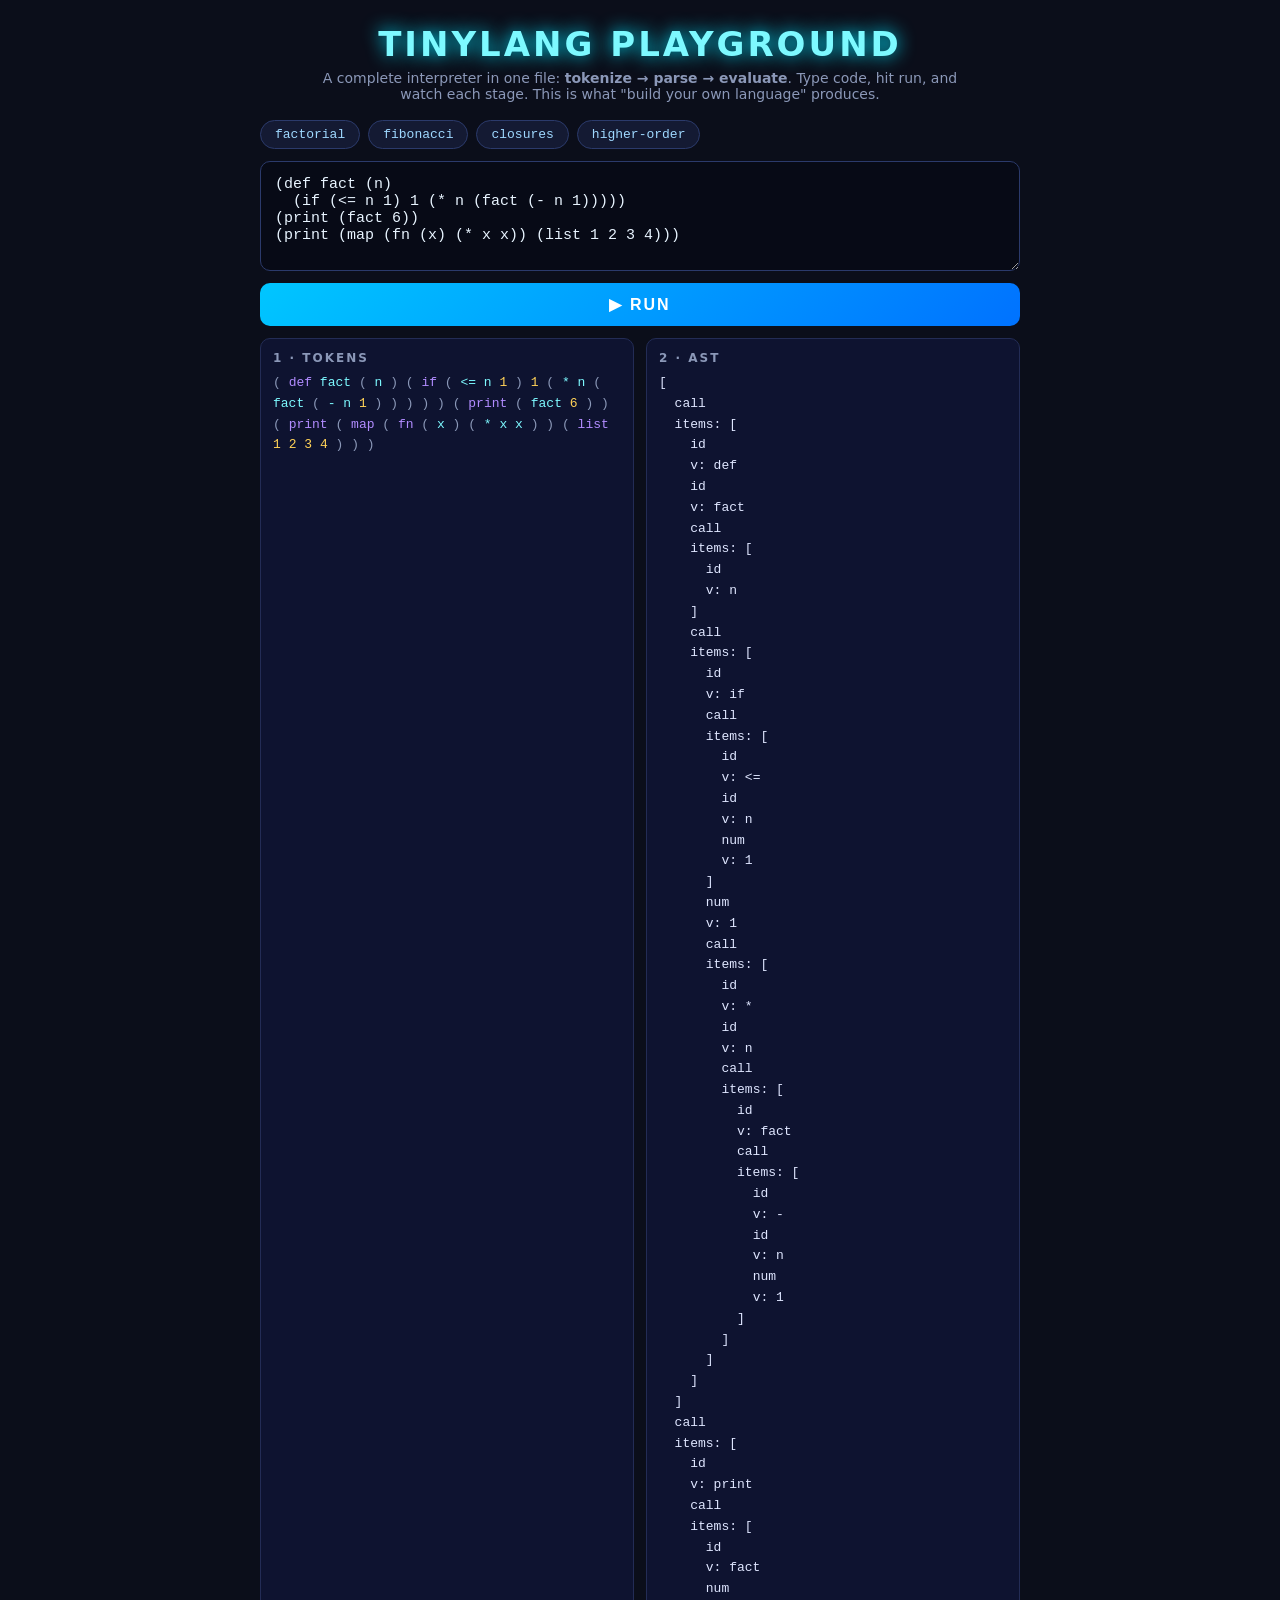
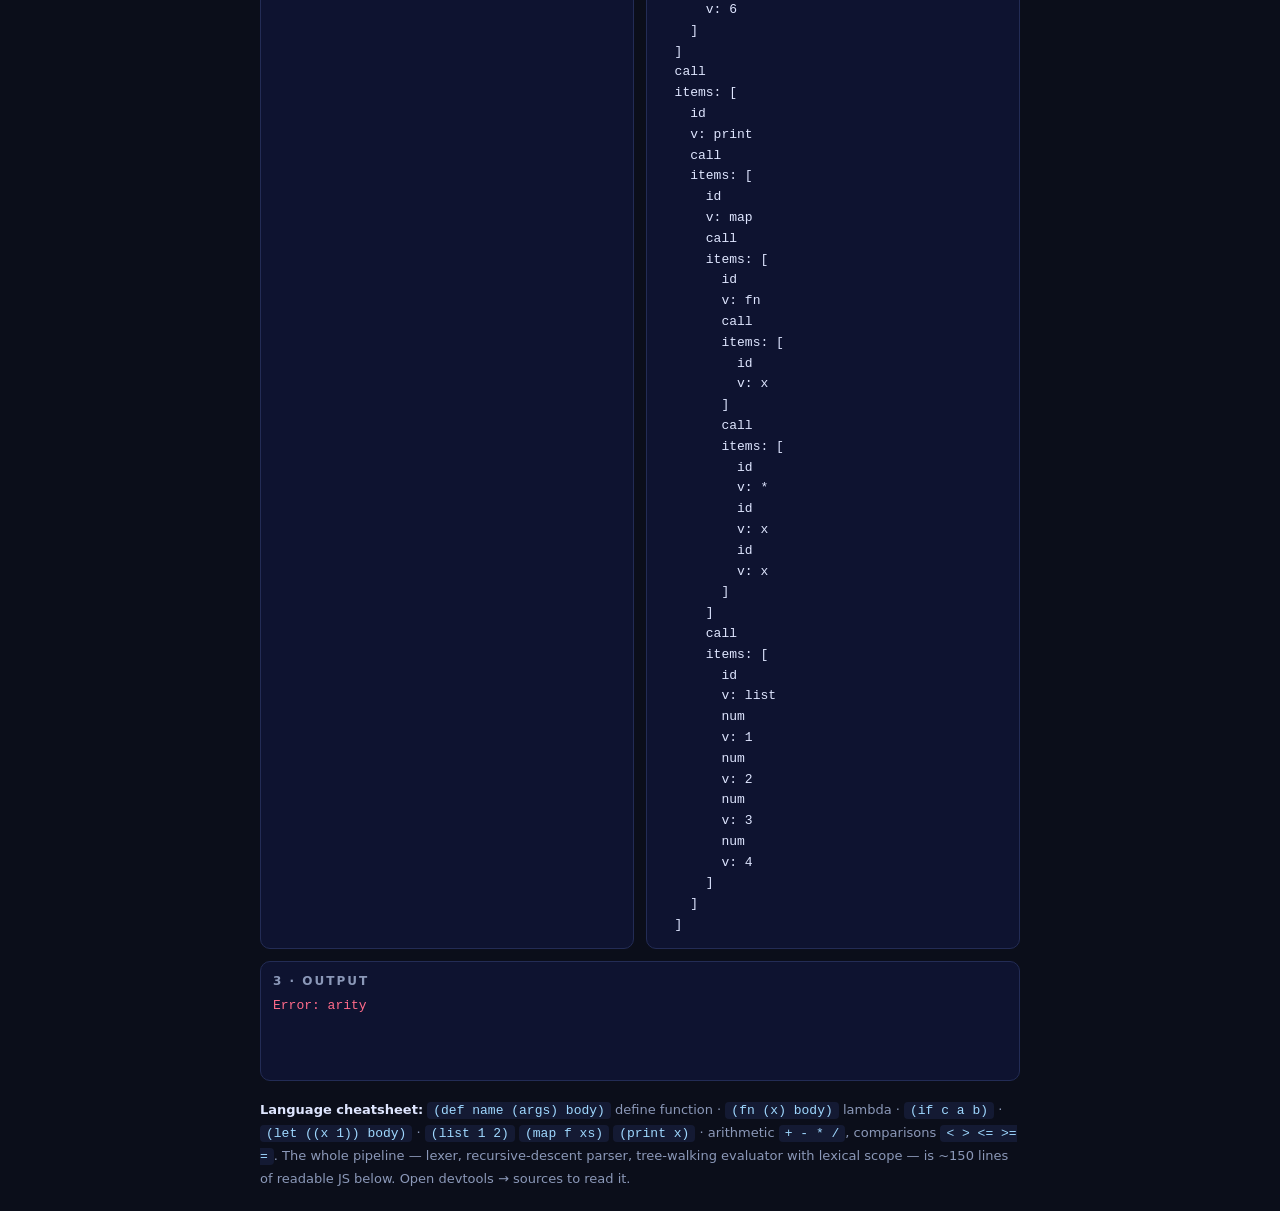
<file: examples/tiny-language-playground/index.html>
<!DOCTYPE html>
<html lang="en">
<head>
<meta charset="UTF-8">
<meta name="viewport" content="width=device-width, initial-scale=1.0">
<title>TinyLang Playground — Build Your Own Programming Language</title>
<style>
  * { margin:0; padding:0; box-sizing:border-box; }
  body { background:#0b0e1a; color:#dfe6ff; font-family:'Segoe UI',system-ui,sans-serif;
    min-height:100vh; display:flex; flex-direction:column; align-items:center; padding:24px 16px; }
  h1 { color:#7df9ff; letter-spacing:3px; font-size:clamp(22px,5vw,34px); text-shadow:0 0 18px #00e5ff; }
  .sub { color:#8b98b8; margin:6px 0 18px; font-size:14px; text-align:center; max-width:640px; }
  .wrap { width:100%; max-width:760px; display:flex; flex-direction:column; gap:12px; }
  .chips { display:flex; flex-wrap:wrap; gap:8px; }
  .chip { background:#141a33; border:1px solid #2b3a6b; color:#9fd8ff; border-radius:20px;
    padding:6px 14px; font-size:13px; cursor:pointer; font-family:monospace; }
  .chip:hover { border-color:#00e5ff; color:#7df9ff; }
  #src { width:100%; min-height:110px; background:#070a16; color:#e8f4ff; border:1px solid #2b3a6b;
    border-radius:10px; padding:14px; font-family:Consolas,monospace; font-size:15px; resize:vertical; }
  #src:focus { outline:none; border-color:#00e5ff; }
  button.run { background:linear-gradient(135deg,#00c6ff,#0072ff); border:none; color:#fff;
    font-size:16px; letter-spacing:2px; padding:12px; border-radius:10px; cursor:pointer; font-weight:700; }
  button.run:hover { filter:brightness(1.15); }
  .panels { display:grid; grid-template-columns:1fr 1fr; gap:12px; }
  @media (max-width:640px){ .panels{ grid-template-columns:1fr; } }
  .panel { background:#0e1330; border:1px solid #232c55; border-radius:10px; padding:12px; min-height:120px; }
  .panel h3 { font-size:12px; letter-spacing:2px; color:#8b98b8; margin-bottom:8px; }
  .panel.full { grid-column:1 / -1; }
  pre { font-family:Consolas,monospace; font-size:13px; line-height:1.6; white-space:pre-wrap; word-break:break-word; }
  .tok-num{color:#ffd257}.tok-id{color:#7df9ff}.tok-op{color:#ff8fb0}.tok-par{color:#8b98b8}.tok-kw{color:#b18cff}
  #out { color:#7dff9e; font-size:16px; }
  #err { color:#ff6b8a; }
  .doc { max-width:760px; margin-top:18px; color:#8b98b8; font-size:13px; line-height:1.7; }
  .doc code { color:#9fd8ff; background:#141a33; padding:1px 6px; border-radius:4px; font-family:monospace; }
</style>
</head>
<body>
<h1>TINYLANG PLAYGROUND</h1>
<p class="sub">A complete interpreter in one file: <b>tokenize → parse → evaluate</b>.
Type code, hit run, and watch each stage. This is what "build your own language" produces.</p>
<div class="wrap">
  <div class="chips" id="chips"></div>
  <textarea id="src" spellcheck="false">(def fact (n)
  (if (<= n 1) 1 (* n (fact (- n 1)))))
(print (fact 6))
(print (map (fn (x) (* x x)) (list 1 2 3 4)))</textarea>
  <button class="run" id="runBtn">▶ RUN</button>
  <div class="panels">
    <div class="panel"><h3>1 · TOKENS</h3><pre id="tokens"></pre></div>
    <div class="panel"><h3>2 · AST</h3><pre id="ast"></pre></div>
    <div class="panel full"><h3>3 · OUTPUT</h3><pre id="out"></pre><pre id="err"></pre></div>
  </div>
</div>
<div class="doc">
  <b style="color:#dfe6ff">Language cheatsheet:</b>
  <code>(def name (args) body)</code> define function ·
  <code>(fn (x) body)</code> lambda ·
  <code>(if c a b)</code> ·
  <code>(let ((x 1)) body)</code> ·
  <code>(list 1 2)</code> <code>(map f xs)</code> <code>(print x)</code> ·
  arithmetic <code>+ - * /</code>, comparisons <code>&lt; &gt; <= >= =</code>.
  The whole pipeline — lexer, recursive-descent parser, tree-walking evaluator with
  lexical scope — is ~150 lines of readable JS below. Open devtools → sources to read it.
</div>

<script>
'use strict';
/* ============ STAGE 1: TOKENIZER (lexer) ============ */
function tokenize(src) {
  const toks = [];
  const re = /\s*(;[^\n]*|\(|\)|-?\d+(?:\.\d+)?|[^\s()";]+)/y;
  let m;
  while ((m = re.exec(src)) !== null) {
    const t = m[1];
    if (!t || t.startsWith(';')) continue;
    if (t === '(' || t === ')') toks.push({ type: 'par', v: t });
    else if (/^-?\d/.test(t)) toks.push({ type: 'num', v: parseFloat(t) });
    else toks.push({ type: 'id', v: t });
  }
  return toks;
}

/* ============ STAGE 2: PARSER (recursive descent -> AST) ============ */
function parse(toks) {
  let pos = 0;
  function expr() {
    const t = toks[pos++];
    if (!t) throw new Error('unexpected end of input');
    if (t.type === 'num') return { tag: 'num', v: t.v };
    if (t.type === 'id') return { tag: 'id', v: t.v };
    if (t.v === '(') {
      const items = [];
      while (toks[pos] && toks[pos].v !== ')') items.push(expr());
      if (!toks[pos]) throw new Error('missing )');
      pos++;
      return { tag: 'call', items };
    }
    throw new Error('unexpected ' + t.v);
  }
  const prog = [];
  while (pos < toks.length) prog.push(expr());
  return prog;
}

/* ============ STAGE 3: EVALUATOR (tree-walking, lexical scope) ============ */
function Env(parent) { this.map = Object.create(null); this.parent = parent || null; }
Env.prototype.get = function (k) {
  if (k in this.map) return this.map[k];
  if (this.parent) return this.parent.get(k);
  throw new Error('undefined: ' + k);
};
Env.prototype.set = function (k, v) { this.map[k] = v; };

const output = [];
function truthy(x) { return x !== false && x !== null && x !== undefined && x !== 0; }

function ev(node, env) {
  switch (node.tag) {
    case 'num': return node.v;
    case 'id': return env.get(node.v);
    case 'call': {
      const items = node.items;
      if (!items.length) throw new Error('empty ()');
      const head = items[0];
      // special forms
      if (head.tag === 'id') {
        const kw = head.v;
        if (kw === 'def') { // (def name (args) body)
          const name = items[1].v, params = items[2].items.map(p => p.v), body = items[3];
          const fn = makeFn(params, body, env, name); env.set(name, fn); return name;
        }
        if (kw === 'fn') {
          const params = items[1].items.map(p => p.v), body = items[2];
          return makeFn(params, body, env, 'lambda');
        }
        if (kw === 'if') return truthy(ev(items[1], env)) ? ev(items[2], env) : ev(items[3], env);
        if (kw === 'let') { // (let ((x 1) (y 2)) body)
          const e2 = new Env(env);
          for (const b of items[1].items) e2.set(b.items[0].v, ev(b.items[1], env));
          return ev(items[2], e2);
        }
        if (kw === 'print') { const v = ev(items[1], env); output.push(fmt(v)); return v; }
      }
      const f = ev(head, env), args = items.slice(1).map(a => ev(a, env));
      if (typeof f === 'function') return f(args);
      if (f && f.tag === 'closure') {
        const e2 = new Env(f.env);
        f.params.forEach((p, i) => e2.set(p, args[i]));
        return ev(f.body, e2);
      }
      throw new Error('not callable: ' + fmt(f));
    }
  }
}
function makeFn(params, body, env, name) { return { tag: 'closure', params, body, env, name }; }
function fmt(v) {
  if (v && v.tag === 'closure') return '<fn ' + v.name + '>';
  if (Array.isArray(v)) return '(' + v.map(fmt).join(' ') + ')';
  return String(v);
}

function baseEnv() {
  const e = new Env();
  const num = (f, n) => (...a) => { if (a[0].length !== n) throw new Error('arity'); return f(...a[0]); };
  e.set('+', num(a => a.reduce((x, y) => x + y, 0), 2));
  e.set('*', num(a => a.reduce((x, y) => x * y, 1), 2));
  e.set('-', num(a => a.length === 1 ? -a[0] : a[0] - a[1]));
  e.set('/', num(a => a[0] / a[1]));
  e.set('<',  num(a => a[0] < a[1])); e.set('>', num(a => a[0] > a[1]));
  e.set('<=', num(a => a[0] <= a[1])); e.set('>=', num(a => a[0] >= a[1]));
  e.set('=',  num(a => a[0] === a[1]));
  e.set('list', a => a[0].slice());
  e.set('map', a => { const [f, xs] = a[0]; return xs.map(x => applyFn(f, [x])); });
  e.set('not', num(a => !truthy(a[0]), 1));
  return e;
}
function applyFn(f, args) {
  if (typeof f === 'function') return f(args);
  const e2 = new Env(f.env);
  f.params.forEach((p, i) => e2.set(p, args[i]));
  return ev(f.body, e2);
}

/* ============ UI: show all three stages ============ */
const $ = id => document.getElementById(id);
function esc(s){ return s.replace(/&/g,'&amp;').replace(/</g,'&lt;'); }
function run() {
  const src = $('src').value;
  $('err').textContent = ''; $('out').textContent = '';
  try {
    const toks = tokenize(src);
    $('tokens').innerHTML = toks.map(t => {
      const cls = t.type === 'num' ? 'tok-num' : t.type === 'id'
        ? (/^(def|fn|if|let|print|map|list)$/.test(t.v) ? 'tok-kw' : 'tok-id')
        : t.v === '(' || t.v === ')' ? 'tok-par' : 'tok-op';
      return '<span class="' + cls + '">' + esc(String(t.v)) + '</span>';
    }).join(' ');
    const ast = parse(toks);
    $('ast').textContent = JSON.stringify(ast, null, 1)
      .replace(/"tag": /g, '').replace(/[{}",]/g, '')
      .replace(/^\s*[\r\n]/gm, '').slice(0, 1200);
    output.length = 0;
    const env = baseEnv();
    let last;
    for (const node of ast) last = ev(node, env);
    $('out').textContent = output.join('\n') + (output.length ? '' : '(no output — try (print …))');
  } catch (e) { $('err').textContent = 'Error: ' + e.message; }
}
const examples = {
  'factorial': '(def fact (n)\n  (if (<= n 1) 1 (* n (fact (- n 1)))))\n(print (fact 6))',
  'fibonacci': '(def fib (n)\n  (if (< n 2) n (+ (fib (- n 1)) (fib (- n 2)))))\n(print (map fib (list 1 2 3 4 5 6 7 8)))',
  'closures': '(def make-adder (x)\n  (fn (y) (+ x y)))\n(def add5 (make-adder 5))\n(print (add5 10))\n(print (add5 100))',
  'higher-order': '(print (map (fn (x) (* x x))\n     (list 1 2 3 4 5)))',
};
const chipBox = $('chips');
Object.keys(examples).forEach(k => {
  const c = document.createElement('span');
  c.className = 'chip'; c.textContent = k;
  c.onclick = () => { $('src').value = examples[k]; run(); };
  chipBox.appendChild(c);
});
$('runBtn').onclick = run;
$('src').addEventListener('keydown', e => {
  if ((e.ctrlKey || e.metaKey) && e.key === 'Enter') run();
});
run();
</script>
</body>
</html>
</file>
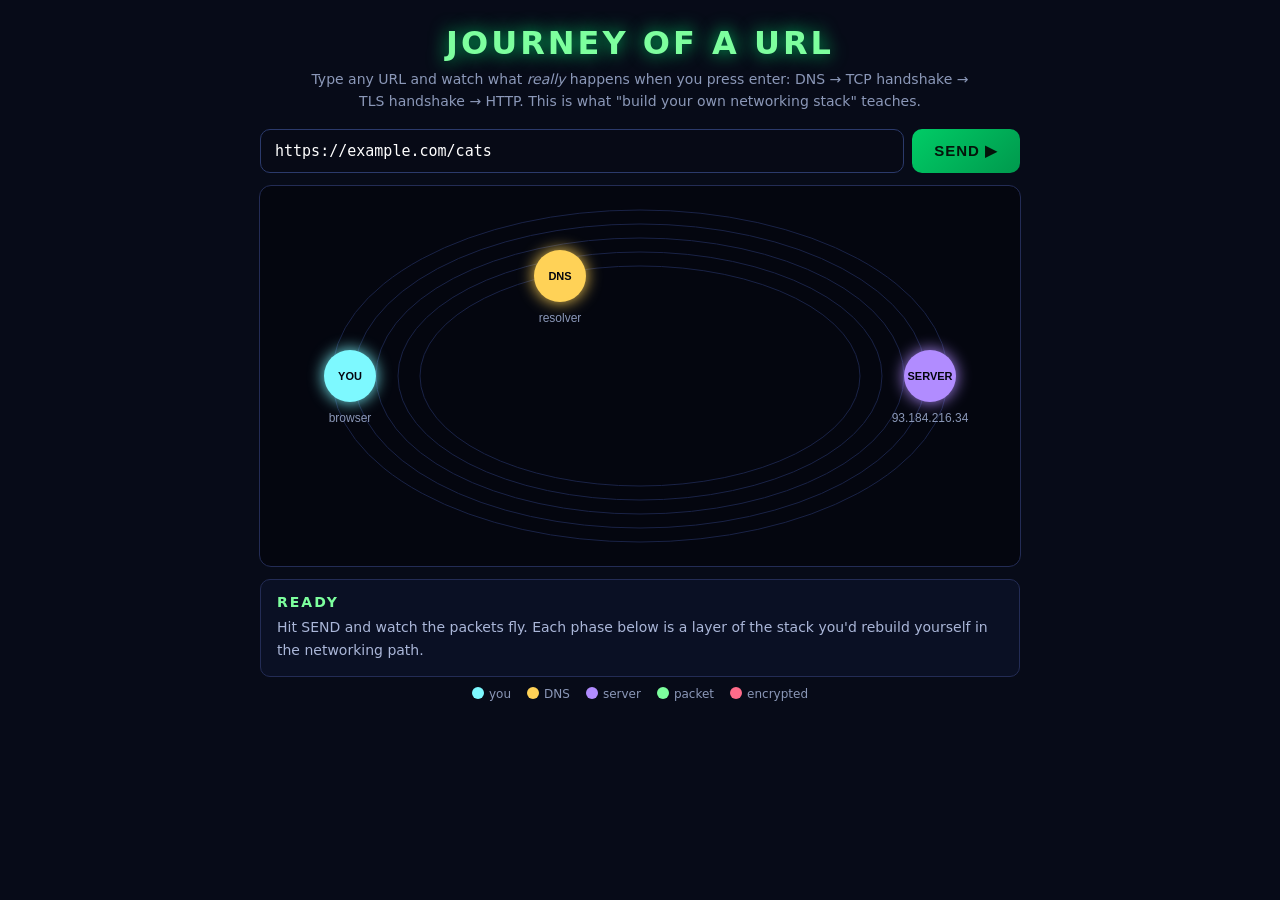
<file: examples/url-journey/index.html>
<!DOCTYPE html>
<html lang="en">
<head>
<meta charset="UTF-8">
<meta name="viewport" content="width=device-width, initial-scale=1.0">
<title>Journey of a URL — Build Your Own Networking Stack</title>
<style>
  * { margin:0; padding:0; box-sizing:border-box; }
  body { background:#070b18; color:#dfe6ff; font-family:'Segoe UI',system-ui,sans-serif;
    min-height:100vh; display:flex; flex-direction:column; align-items:center; padding:24px 16px; }
  h1 { color:#7dff9e; letter-spacing:3px; font-size:clamp(20px,5vw,32px); text-shadow:0 0 18px #00cc66; }
  .sub { color:#8b98b8; margin:6px 0 16px; font-size:14px; text-align:center; max-width:680px; line-height:1.6; }
  .bar { display:flex; gap:8px; width:100%; max-width:760px; margin-bottom:12px; }
  input#url { flex:1; background:#070a16; border:1px solid #2b3a6b; color:#fff; border-radius:10px;
    padding:12px 14px; font-size:15px; font-family:monospace; }
  input#url:focus { outline:none; border-color:#7dff9e; }
  button { background:linear-gradient(135deg,#00cc66,#00994d); border:none; color:#04140a; font-weight:700;
    border-radius:10px; padding:12px 22px; font-size:15px; cursor:pointer; letter-spacing:1px; }
  button:hover { filter:brightness(1.15); }
  button:disabled { opacity:.5; cursor:default; }
  canvas { background:#04060f; border:1px solid #232c55; border-radius:12px; max-width:100%; }
  #step { width:100%; max-width:760px; margin-top:12px; background:#0a1024; border:1px solid #232c55;
    border-radius:10px; padding:14px 16px; min-height:86px; }
  #step h3 { color:#7dff9e; font-size:14px; letter-spacing:2px; margin-bottom:6px; }
  #step p { color:#aab6d8; font-size:14px; line-height:1.65; }
  #step code { color:#7dff9e; background:#04140a; padding:1px 6px; border-radius:4px; font-family:monospace; font-size:13px; }
  .legend { display:flex; gap:16px; flex-wrap:wrap; justify-content:center; margin-top:10px; font-size:12px; color:#8b98b8; }
  .legend i { display:inline-block; width:12px; height:12px; border-radius:50%; margin-right:5px; vertical-align:-1px; }
</style>
</head>
<body>
<h1>JOURNEY OF A URL</h1>
<p class="sub">Type any URL and watch what <i>really</i> happens when you press enter:
DNS → TCP handshake → TLS handshake → HTTP. This is what "build your own networking stack" teaches.</p>
<div class="bar">
  <input id="url" value="https://example.com/cats" spellcheck="false">
  <button id="go">SEND ▶</button>
</div>
<canvas id="c" width="760" height="380"></canvas>
<div id="step"><h3>READY</h3><p>Hit SEND and watch the packets fly. Each phase below is a layer of the stack you'd rebuild yourself in the networking path.</p></div>
<div class="legend">
  <span><i style="background:#7df9ff"></i>you</span>
  <span><i style="background:#ffd257"></i>DNS</span>
  <span><i style="background:#b18cff"></i>server</span>
  <span><i style="background:#7dff9e"></i>packet</span>
  <span><i style="background:#ff6b8a"></i>encrypted</span>
</div>

<script>
'use strict';
/* ============ Animated packet journey: DNS -> TCP -> TLS -> HTTP ============ */
const cv = document.getElementById('c'), ctx = cv.getContext('2d');
const stepEl = document.getElementById('step'), goBtn = document.getElementById('go');

const YOU = { x: 90, y: 190, c: '#7df9ff', label: 'YOU' };
const DNS = { x: 300, y: 90, c: '#ffd257', label: 'DNS' };
const SRV = { x: 670, y: 190, c: '#b18cff', label: 'SERVER' };

let packets = [];   // {x,y,tx,ty,color,label,done,t}
let running = false, queue = [];

function pkt(from, to, color, label, dur) {
  return new Promise(res => {
    packets.push({ x: from.x, y: from.y, sx: from.x, sy: from.y,
      tx: to.x, ty: to.y, color, label, t: 0, dur: dur || 0.7, res });
  });
}
function say(title, html) {
  stepEl.innerHTML = '<h3>' + title + '</h3><p>' + html + '</p>';
}
const wait = s => new Promise(r => setTimeout(r, s * 1000));

async function journey(rawUrl) {
  running = true; goBtn.disabled = true;
  let host, path;
  try {
    const u = new URL(rawUrl.includes('://') ? rawUrl : 'https://' + rawUrl);
    host = u.host; path = u.pathname + u.search;
  } catch (e) { say('INVALID URL', 'That URL did not parse. Try <code>https://example.com/cats</code>.'); running = false; goBtn.disabled = false; return; }

  // ---- DNS ----
  say('1 · DNS — "what\'s the IP?"',
    `Your machine asks a DNS resolver: <code>${host}</code> → ? The resolver walks ` +
    `root → TLD → authoritative servers and caches the answer. Everything after this uses the raw IP.`);
  await pkt(YOU, DNS, '#7dff9e', 'A ' + host); await wait(0.3);
  await pkt(DNS, YOU, '#7dff9e', '→ 93.184.216.34'); await wait(0.6);

  // ---- TCP 3-way handshake ----
  say('2 · TCP HANDSHAKE — "can we talk reliably?"',
    `Three packets open a reliable stream: <code>SYN</code> → <code>SYN-ACK</code> → ` +
    `<code>ACK</code>. Sequence numbers are synchronised here — the foundation every ` +
    `byte you send later is built on. (Rebuild this and you understand TCP.)`);
  await pkt(YOU, SRV, '#7dff9e', 'SYN  seq=1000'); await wait(0.25);
  await pkt(SRV, YOU, '#7dff9e', 'SYN-ACK  seq=5000 ack=1001'); await wait(0.25);
  await pkt(YOU, SRV, '#7dff9e', 'ACK  ack=5001'); await wait(0.6);

  // ---- TLS handshake ----
  say('3 · TLS HANDSHAKE — "prove who you are"',
    `Inside the TCP stream, an encrypted tunnel is negotiated: <code>ClientHello</code> ` +
    `(ciphers offered) → server certificate → key exchange → <code>Finished</code>. ` +
    `From here on, every packet is encrypted — shown in <span style="color:#ff6b8a">red</span>.`);
  await pkt(YOU, SRV, '#ff6b8a', 'ClientHello'); await wait(0.25);
  await pkt(SRV, YOU, '#ff6b8a', 'Certificate + ServerHello'); await wait(0.25);
  await pkt(YOU, SRV, '#ff6b8a', 'KeyExchange'); await wait(0.25);
  await pkt(SRV, YOU, '#ff6b8a', 'Finished ✓'); await wait(0.6);

  // ---- HTTP ----
  say('4 · HTTP — "give me the page"',
    `Finally, the actual request, inside the encrypted tunnel: ` +
    `<code>GET ${esc(path)} HTTP/1.1</code> → server replies <code>200 OK</code> with the HTML. ` +
    `The browser then repeats this whole dance for every image, font and script.`);
  await pkt(YOU, SRV, '#ff6b8a', 'GET ' + (path.length > 18 ? path.slice(0, 18) + '…' : path)); await wait(0.3);
  await pkt(SRV, YOU, '#ff6b8a', '200 OK  (14 KB HTML)'); await wait(0.8);

  say('DONE ✓',
    `Four layers, ~10 packets, all before a single pixel rendered. ` +
    `The <b>networking learning path</b> rebuilds each one: a DNS client, a TCP handshake in ` +
    `userspace, a TLS record layer, and an HTTP server from raw sockets.`);
  running = false; goBtn.disabled = false;
}
function esc(s){ return s.replace(/&/g,'&amp;').replace(/</g,'&lt;'); }

/* ============ Rendering ============ */
function node(n, sub) {
  ctx.fillStyle = n.c; ctx.shadowColor = n.c; ctx.shadowBlur = 16;
  ctx.beginPath(); ctx.arc(n.x, n.y, 26, 0, 7); ctx.fill();
  ctx.shadowBlur = 0;
  ctx.fillStyle = '#04060f'; ctx.font = 'bold 11px sans-serif'; ctx.textAlign = 'center';
  ctx.fillText(n.label, n.x, n.y + 4);
  ctx.fillStyle = '#8b98b8'; ctx.font = '12px sans-serif';
  ctx.fillText(sub || '', n.x, n.y + 46);
}
function draw(dt) {
  ctx.clearRect(0, 0, cv.width, cv.height);
  // faint internet cloud
  ctx.strokeStyle = '#1a2347'; ctx.lineWidth = 1;
  for (let i = 0; i < 5; i++) {
    ctx.beginPath();
    ctx.ellipse(380, 190, 220 + i * 22, 110 + i * 14, 0, 0, 7);
    ctx.stroke();
  }
  node(YOU, 'browser'); node(DNS, 'resolver'); node(SRV, '93.184.216.34');
  // packets
  for (let i = packets.length - 1; i >= 0; i--) {
    const p = packets[i];
    p.t += dt / p.dur;
    const k = Math.min(1, p.t), e = k < 0.5 ? 2 * k * k : 1 - Math.pow(-2 * k + 2, 2) / 2;
    p.x = p.sx + (p.tx - p.sx) * e; p.y = p.sy + (p.ty - p.sy) * e;
    // trail
    ctx.strokeStyle = p.color; ctx.globalAlpha = 0.25; ctx.lineWidth = 3;
    ctx.beginPath(); ctx.moveTo(p.sx, p.sy); ctx.lineTo(p.x, p.y); ctx.stroke();
    ctx.globalAlpha = 1;
    ctx.fillStyle = p.color; ctx.shadowColor = p.color; ctx.shadowBlur = 12;
    ctx.beginPath(); ctx.arc(p.x, p.y, 7, 0, 7); ctx.fill();
    ctx.shadowBlur = 0;
    ctx.fillStyle = '#dfe6ff'; ctx.font = '11px Consolas,monospace'; ctx.textAlign = 'center';
    ctx.fillText(p.label, p.x, p.y - 14);
    if (p.t >= 1) { packets.splice(i, 1); p.res(); }
  }
  requestAnimationFrame(t => draw((t - lastT) / 1000, lastT = t));
}
let lastT = 0;
requestAnimationFrame(t => { lastT = t; draw(0); });

goBtn.onclick = () => { if (!running) { packets = []; journey(document.getElementById('url').value.trim()); } };
document.getElementById('url').addEventListener('keydown', e => { if (e.key === 'Enter') goBtn.click(); });
</script>
</body>
</html>
</file>
